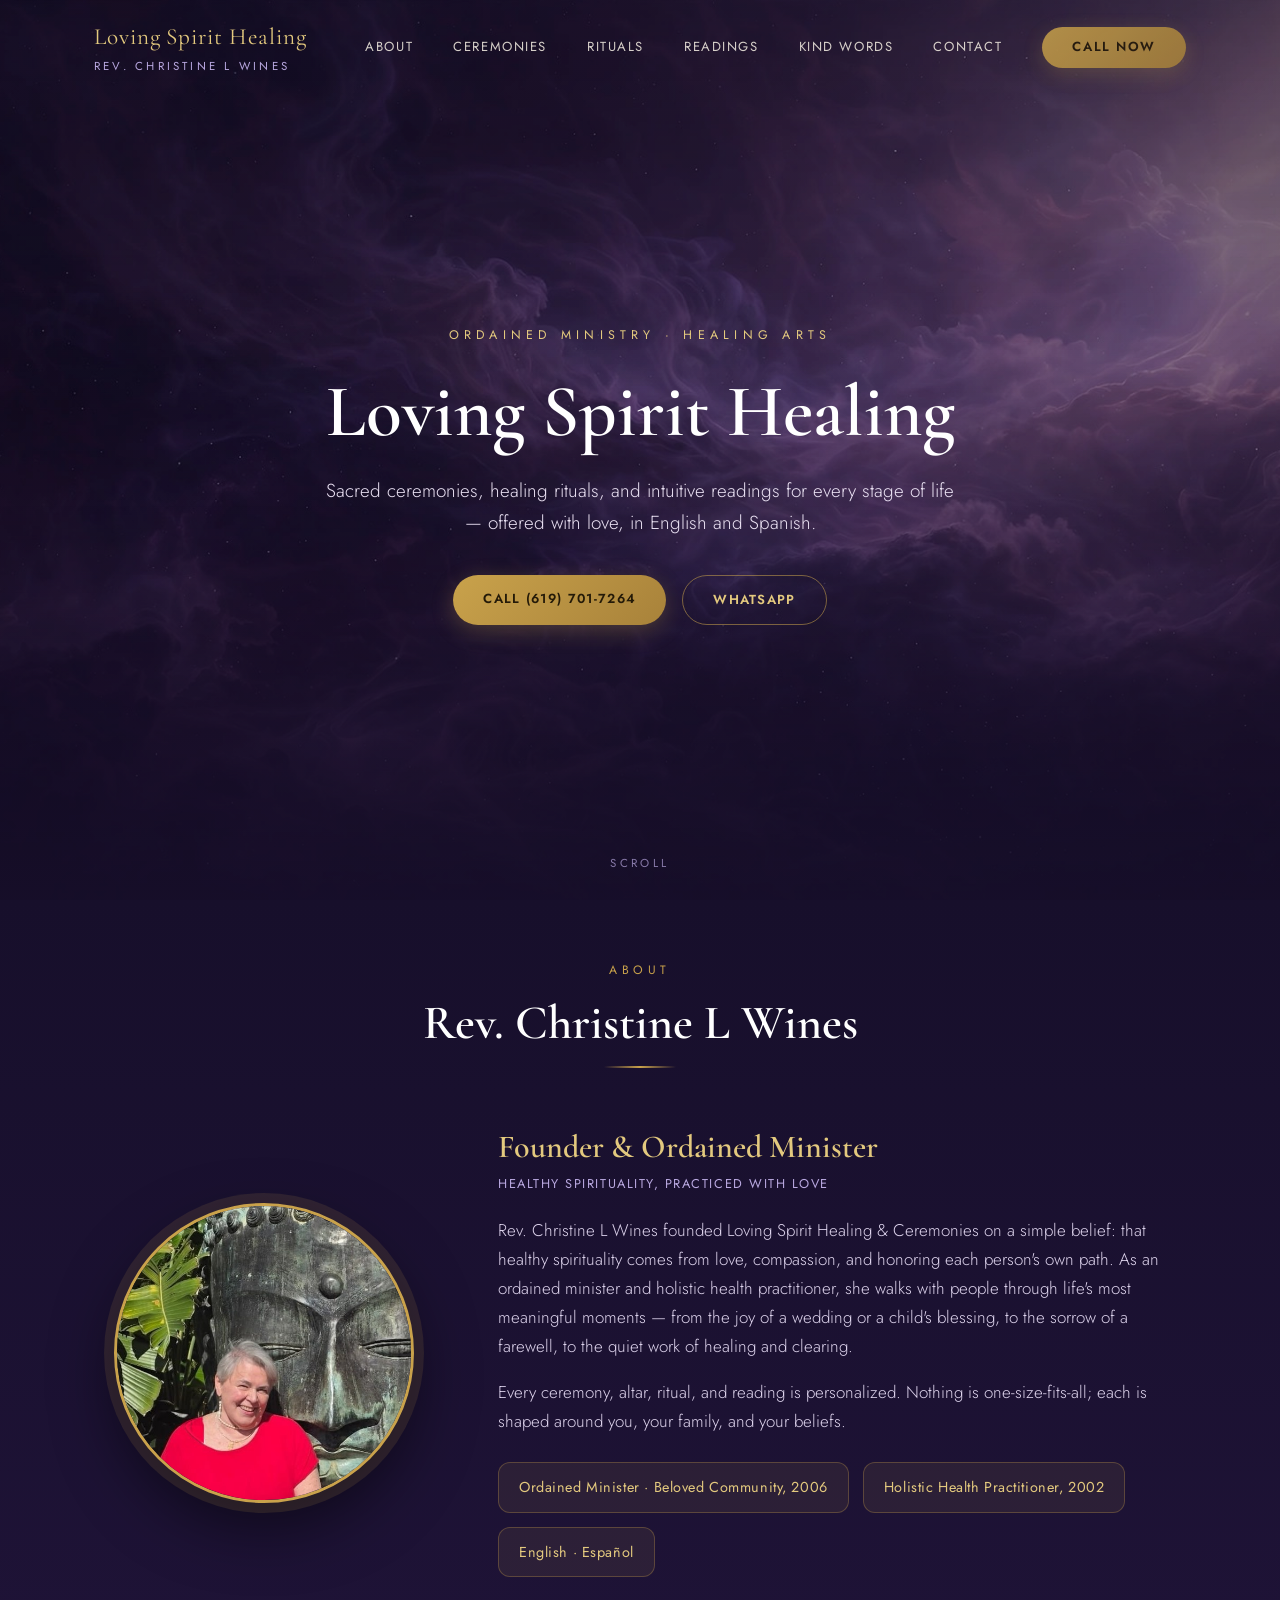
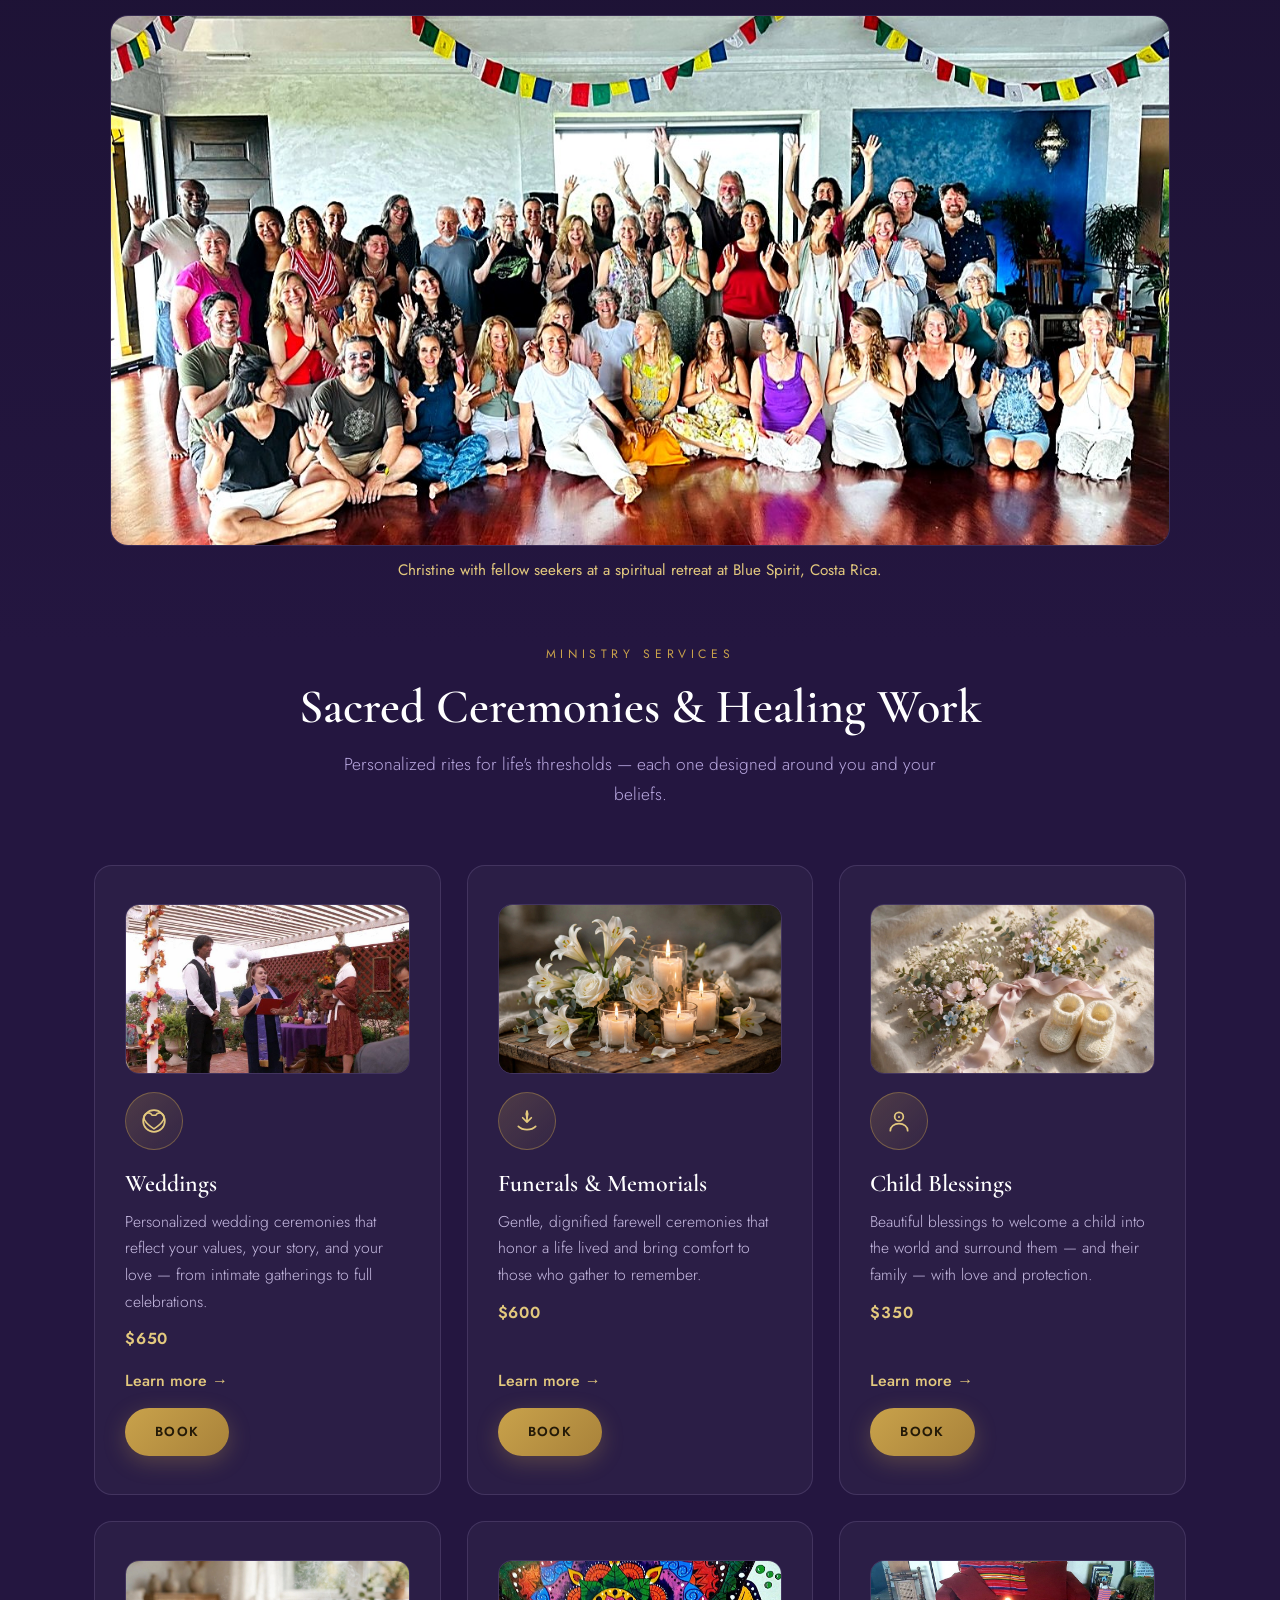
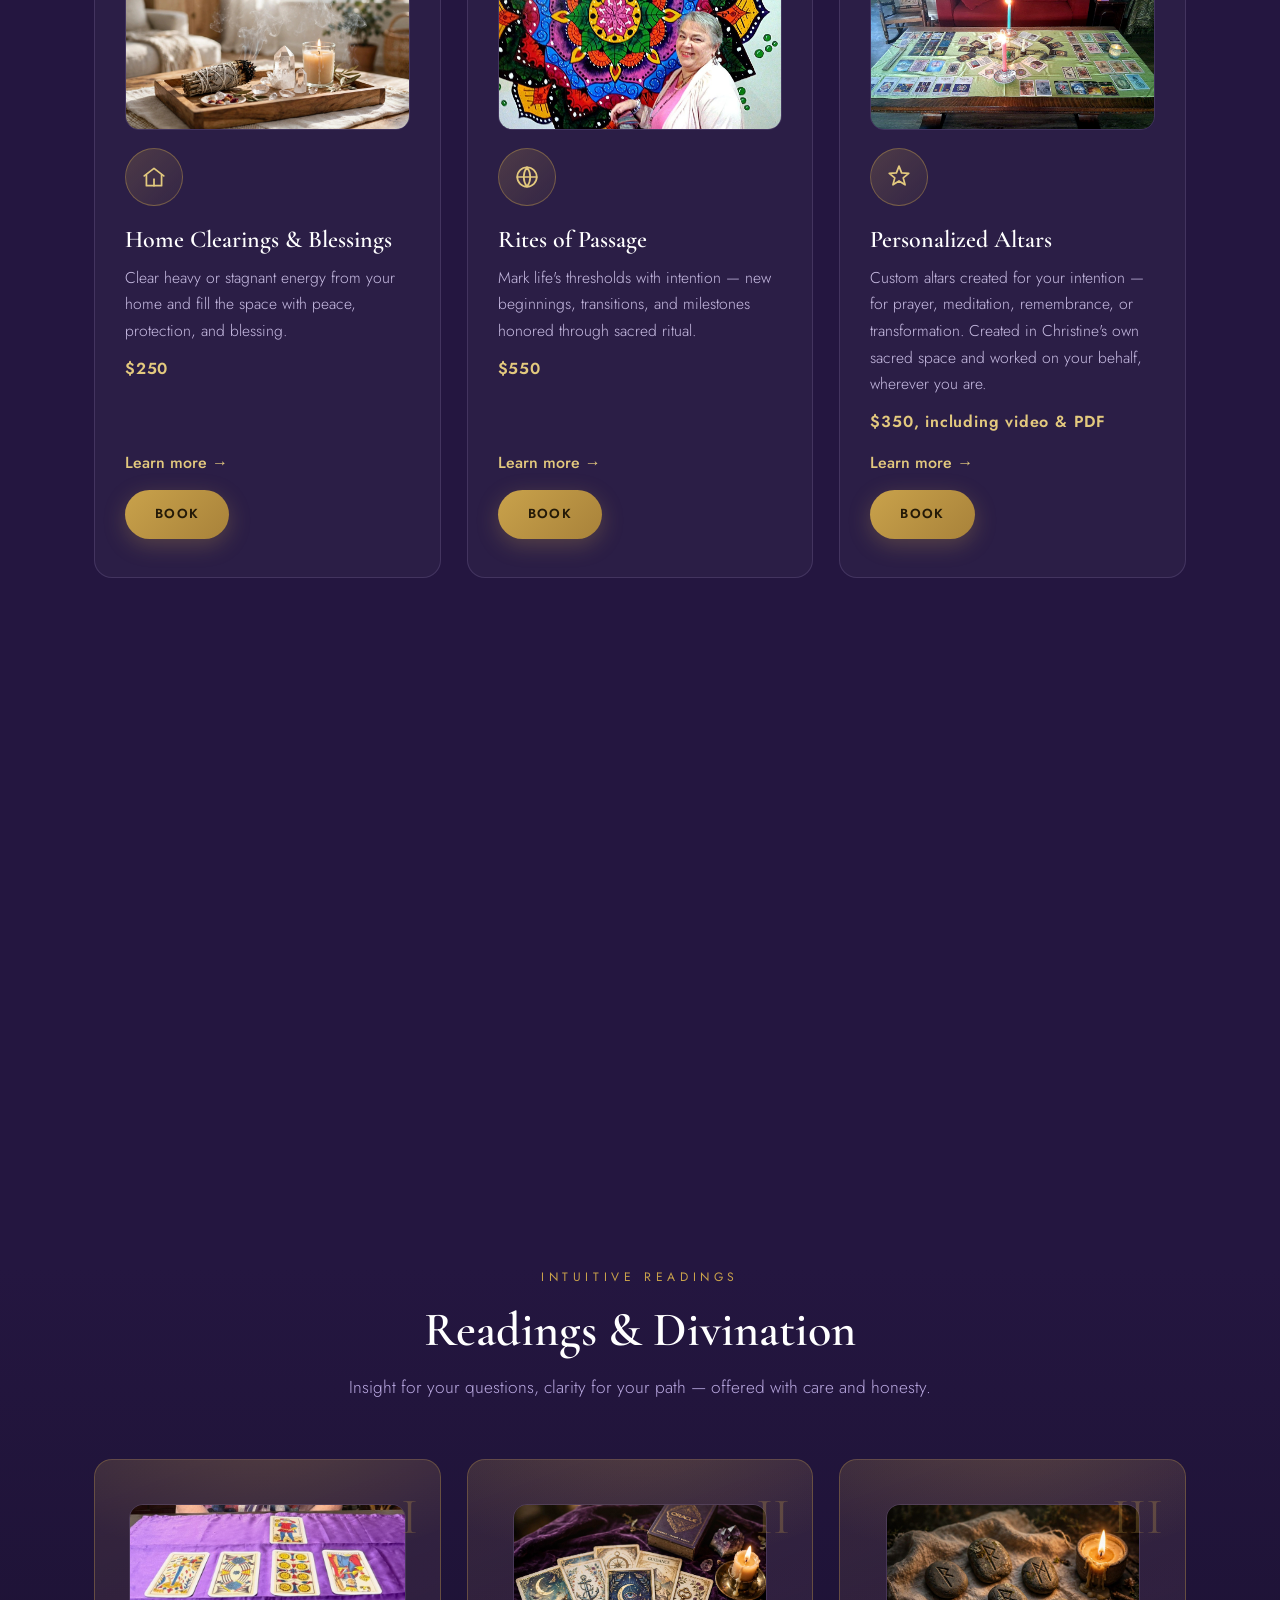
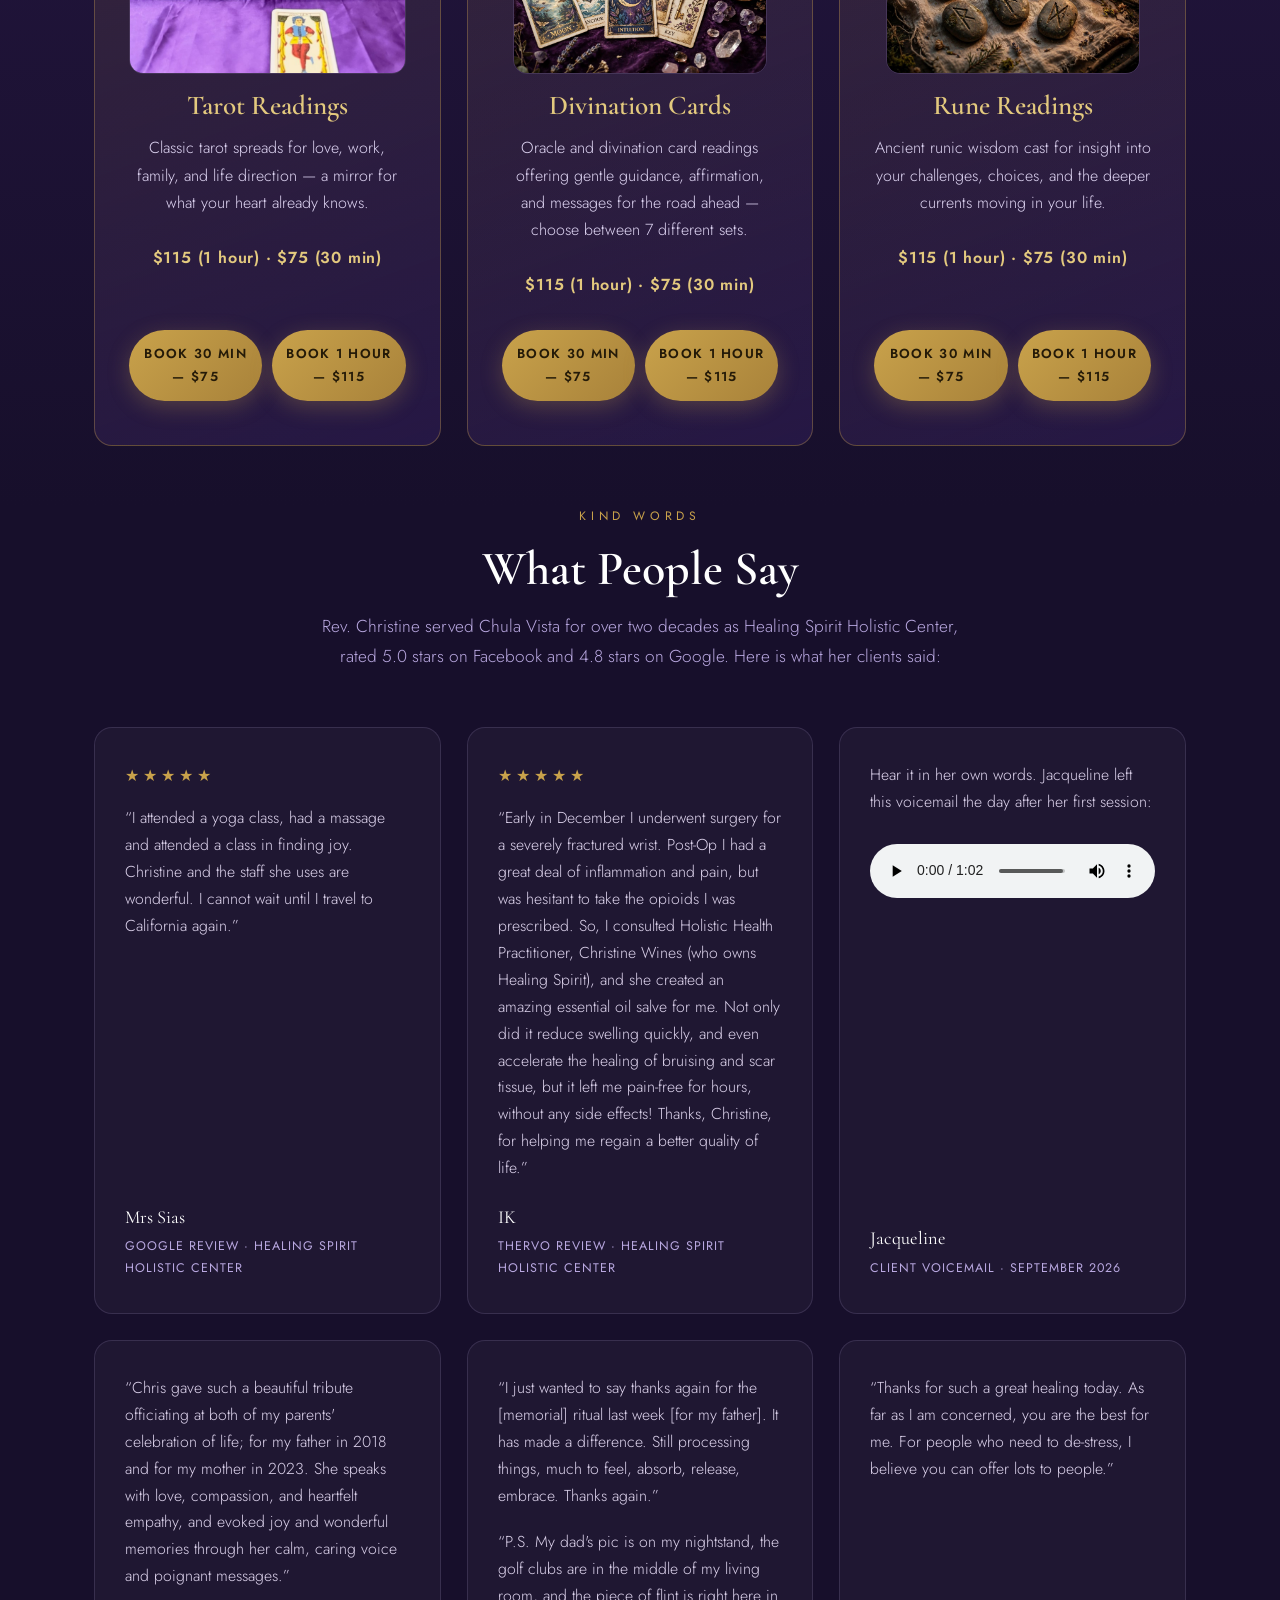
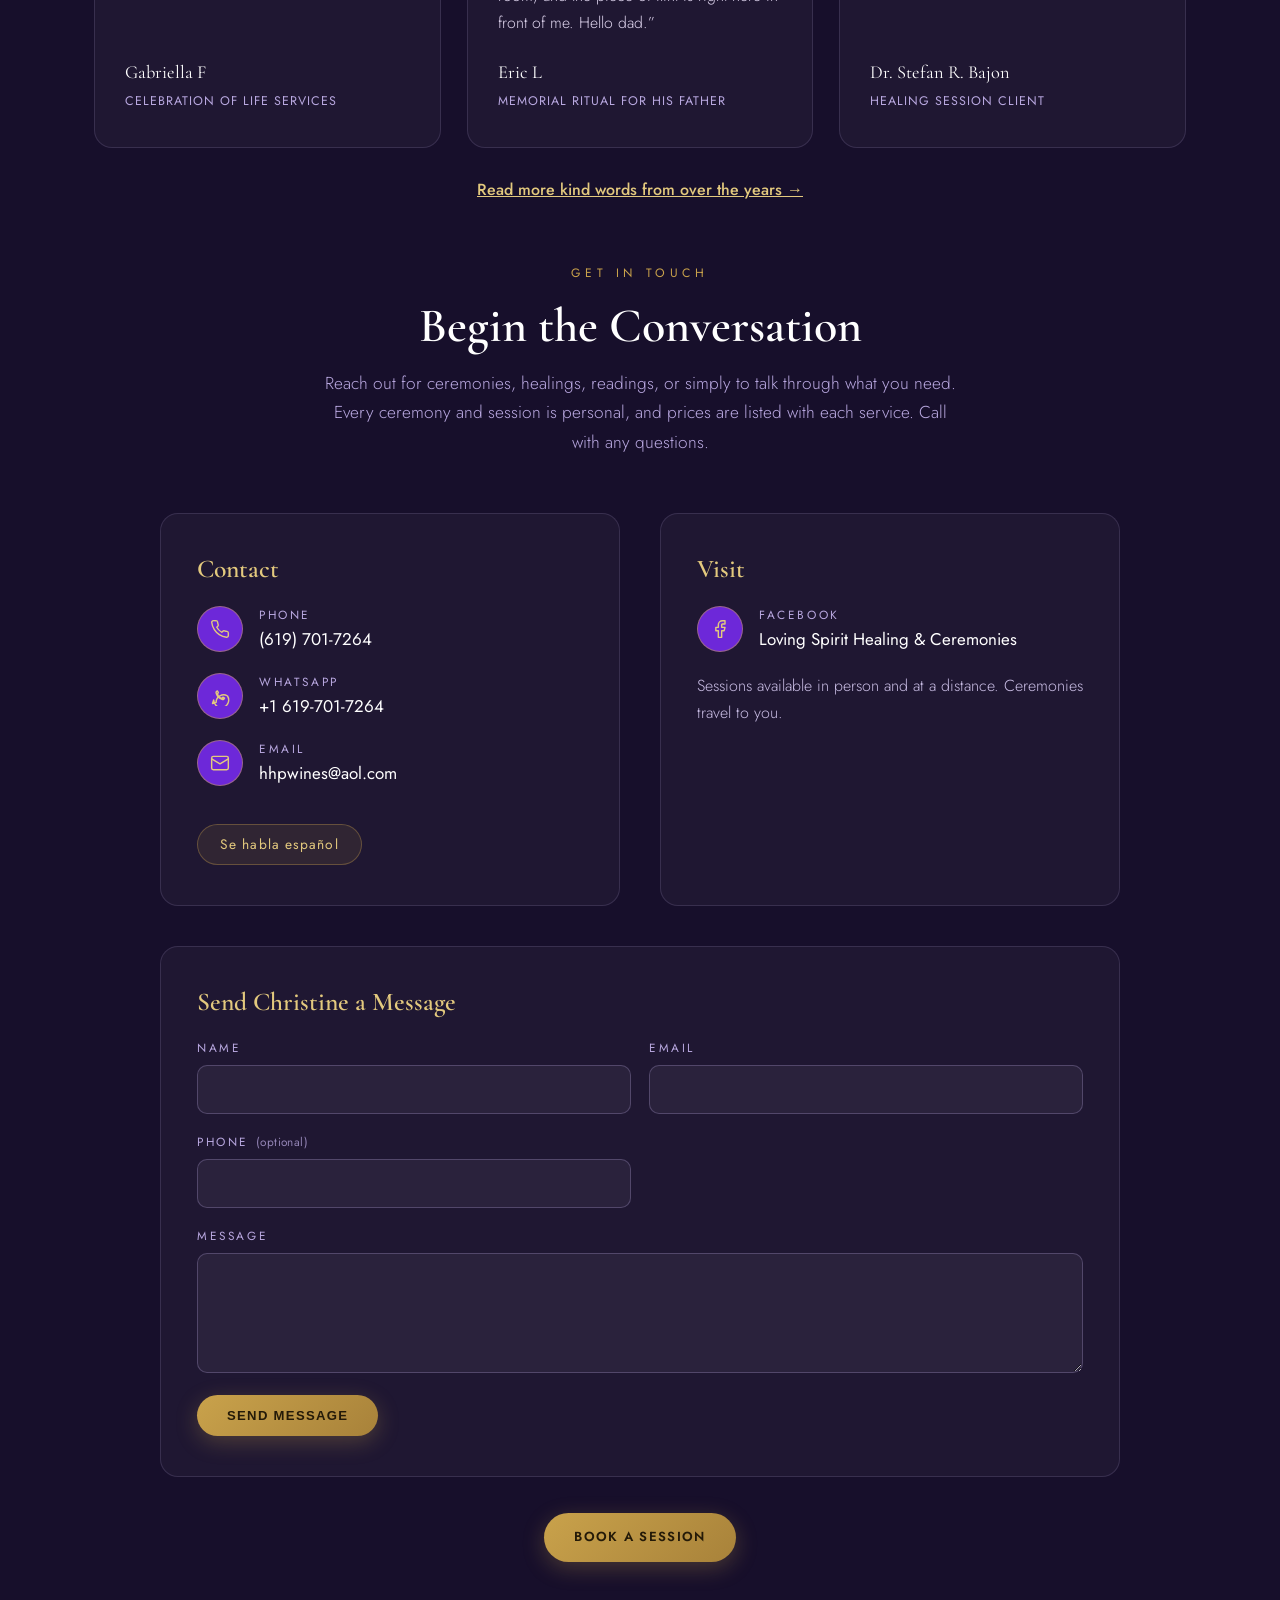
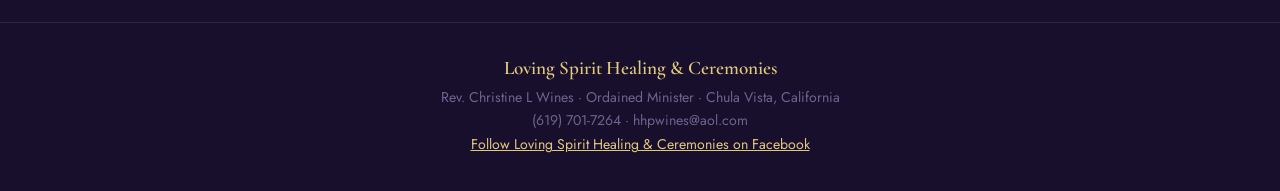
<file: index.html>
<!DOCTYPE html>
<html lang="en">
<head>
<meta charset="UTF-8">
<meta name="viewport" content="width=device-width, initial-scale=1.0">
<title>Wedding Officiant, Reiki &amp; Readings in Chula Vista, CA | Loving Spirit Healing &amp; Ceremonies</title>
<meta name="description" content="Rev. Christine L Wines offers personalized weddings, funerals, child blessings, home clearings, Reiki, healing rituals and tarot readings in Chula Vista and San Diego. Se habla español.">
<link rel="canonical" href="https://lovingspirithealing.com/">
<meta property="og:type" content="website">
<meta property="og:site_name" content="Loving Spirit Healing &amp; Ceremonies">
<meta property="og:title" content="Wedding Officiant, Reiki &amp; Readings in Chula Vista, CA | Loving Spirit Healing &amp; Ceremonies">
<meta property="og:description" content="Rev. Christine L Wines offers personalized weddings, funerals, child blessings, home clearings, Reiki, healing rituals and tarot readings in Chula Vista and San Diego. Se habla español.">
<meta property="og:url" content="https://lovingspirithealing.com/">
<meta property="og:image" content="https://lovingspirithealing.com/photos/christine-buddha.jpg">
<script type="application/ld+json">
{
  "@context": "https://schema.org",
  "@type": "ProfessionalService",
  "@id": "https://lovingspirithealing.com/#business",
  "name": "Loving Spirit Healing & Ceremonies",
  "url": "https://lovingspirithealing.com/",
  "description": "Personalized weddings, funerals and celebrations of life, child blessings, home clearings, healing rituals, Reiki, guided meditations, spiritual guidance and readings by Rev. Christine L Wines in Chula Vista and the greater San Diego area, in English and Spanish.",
  "telephone": "+1-619-701-7264",
  "image": "https://lovingspirithealing.com/photos/christine-buddha.jpg",
  "founder": {
    "@type": "Person",
    "name": "Rev. Christine L Wines",
    "jobTitle": "Ordained Minister and Holistic Health Practitioner"
  },
  "address": {
    "@type": "PostalAddress",
    "addressLocality": "Chula Vista",
    "addressRegion": "CA",
    "addressCountry": "US"
  },
  "areaServed": [
    { "@type": "City", "name": "Chula Vista" },
    { "@type": "AdministrativeArea", "name": "San Diego County" },
    {
      "@type": "GeoCircle",
      "geoMidpoint": { "@type": "GeoCoordinates", "latitude": 32.6401, "longitude": -117.0842 },
      "geoRadius": 80467
    }
  ],
  "inLanguage": ["en", "es"],
  "hasOfferCatalog": {
    "@type": "OfferCatalog",
    "name": "Ceremonies, Healing Rituals and Readings",
    "itemListElement": [
      { "@type": "Offer", "itemOffered": { "@type": "Service", "name": "Wedding Ceremonies" } },
      { "@type": "Offer", "itemOffered": { "@type": "Service", "name": "Funerals and Celebrations of Life" } },
      { "@type": "Offer", "itemOffered": { "@type": "Service", "name": "Rites of Passage" } },
      { "@type": "Offer", "itemOffered": { "@type": "Service", "name": "Child Blessings" } },
      { "@type": "Offer", "itemOffered": { "@type": "Service", "name": "Home Clearings and Blessings" } },
      { "@type": "Offer", "itemOffered": { "@type": "Service", "name": "Personalized Altars" } },
      { "@type": "Offer", "itemOffered": { "@type": "Service", "name": "Healing Rituals" } },
      { "@type": "Offer", "itemOffered": { "@type": "Service", "name": "Reiki Energy Healing" } },
      { "@type": "Offer", "itemOffered": { "@type": "Service", "name": "Guided Meditations" } },
      { "@type": "Offer", "itemOffered": { "@type": "Service", "name": "Spiritual Guidance" } },
      { "@type": "Offer", "itemOffered": { "@type": "Service", "name": "Tarot and Divination Readings" } }
    ]
  }
}
</script>
<link rel="preconnect" href="https://fonts.googleapis.com">
<link rel="preconnect" href="https://fonts.gstatic.com" crossorigin>
<link href="https://fonts.googleapis.com/css2?family=Cormorant+Garamond:ital,wght@0,400;0,500;0,600;0,700;1,400;1,500&family=Jost:wght@300;400;500;600&display=swap" rel="stylesheet">
<link rel="stylesheet" href="styles-2043.css">
</head>
<body>

<nav id="nav">
  <div class="wrap nav-inner">
    <a class="brand" href="#top">Loving Spirit Healing<small>Rev. Christine L Wines</small></a>
    <div class="nav-links" onclick="document.getElementById('nav').classList.remove('open')">
      <a href="index.html#about">About</a>
      <a href="ceremonies.html">Ceremonies</a>
      <a href="rituals.html">Rituals</a>
      <a href="index.html#readings">Readings</a>
      <a href="testimonials.html">Kind Words</a>
      <a href="index.html#contact">Contact</a>
      <a class="btn" href="tel:+16197017264">Call Now</a>
    </div>
    <button class="burger" onclick="document.getElementById('nav').classList.toggle('open')"  aria-label="Menu">☰</button>
  </div>
</nav>

<header class="hero" id="top">
  <div class="hero-bg"></div><div class="hero-veil"></div>
  <div class="wrap hero-inner">
    <div class="hero-eyebrow">Ordained Ministry · Healing Arts</div>
    <h1>Loving Spirit Healing</h1>
    <p class="lead">Sacred ceremonies, healing rituals, and intuitive readings for every stage of life — offered with love, in English and Spanish.</p>
    <div class="hero-cta">
      <a class="btn" href="tel:+16197017264">Call (619) 701-7264</a>
      <a class="btn ghost" href="https://wa.me/16197017264?text=Hi%20Christine%2C%20I%20have%20a%20question%20about%20your%20services." target="_blank" rel="noopener">WhatsApp</a>
    </div>
  </div>
  <div class="scroll-hint">Scroll</div>
</header>

<section class="about" id="about">
  <div class="wrap">
    <div class="kicker">About</div>
    <h2 class="sec-title">Rev. Christine L Wines</h2>
    <div class="divider"></div>
    <div class="about-grid">
      <div class="reveal"><img class="portrait" src="photos/christine-buddha.jpg" alt="Rev. Christine L Wines, founder of Loving Spirit Healing &amp; Ceremonies"></div>
      <div class="reveal">
        <h3>Founder &amp; Ordained Minister</h3>
        <div class="creed">Healthy spirituality, practiced with love</div>
        <p>Rev. Christine L Wines founded Loving Spirit Healing &amp; Ceremonies on a simple belief: that healthy spirituality comes from love, compassion, and honoring each person's own path. As an ordained minister and holistic health practitioner, she walks with people through life's most meaningful moments — from the joy of a wedding or a child's blessing, to the sorrow of a farewell, to the quiet work of healing and clearing.</p>
        <p>Every ceremony, altar, ritual, and reading is personalized. Nothing is one-size-fits-all; each is shaped around you, your family, and your beliefs.</p>
        <div class="cred-list">
          <span class="cred">Ordained Minister · Beloved Community, 2006</span>
          <span class="cred">Holistic Health Practitioner, 2002</span>
          <span class="cred">English · Español</span>
        </div>
      </div>
    </div>
    <figure class="reveal" style="max-width:1060px;margin:38px auto 0">
      <img src="photos/retreat-group-costa-rica.jpg" alt="A large group of retreat participants posing together indoors at Blue Spirit, Costa Rica" style="width:100%;height:auto;display:block;border-radius:18px;border:1px solid rgba(185,168,224,.16)" loading="lazy">
      <figcaption style="text-align:center;margin-top:12px;color:var(--gold-soft);font-size:.95rem">Christine with fellow seekers at a spiritual retreat at Blue Spirit, Costa Rica.</figcaption>
    </figure>
  </div>
</section>

<section class="services" id="services">
  <div class="wrap">
    <div class="kicker">Ministry Services</div>
    <h2 class="sec-title">Sacred Ceremonies &amp; Healing Work</h2>
    <p class="sec-sub">Personalized rites for life's thresholds — each one designed around you and your beliefs.</p>
    <div class="cards">
      <div class="card reveal">
        <div class="card-photo"><img src="photos/wedding-fb-1.jpg" alt="An outdoor wedding ceremony with a pergola and fall garlands"></div>
        <div class="icon"><svg viewBox="0 0 24 24"><path d="M12 21s-7-4.5-9.5-9C.9 8.9 2.4 5.5 5.7 5c1.9-.3 3.7.7 4.6 2.3h3.4c.9-1.6 2.7-2.6 4.6-2.3 3.3.5 4.8 3.9 3.2 7-2.5 4.5-9.5 9-9.5 9z" transform="scale(.92) translate(1,0)"/><circle cx="12" cy="12" r="10"/></svg></div>
        <h3>Weddings</h3><p>Personalized wedding ceremonies that reflect your values, your story, and your love — from intimate gatherings to full celebrations.</p><p class="price">$650</p><a class="more" href="ceremonies.html">Learn more &rarr;</a>
        <a class="btn book-btn" href="https://cal.com/hhpwines/weddings" target="_blank" rel="noopener">Book</a>
      </div>
      <div class="card reveal">
        <div class="card-photo"><img src="photos/card-funerals.jpg" alt="White lilies, roses and candles in a memorial arrangement"></div>
        <div class="icon"><svg viewBox="0 0 24 24"><path d="M12 3v10m0 0l-4-4m4 4l4-4"/><path d="M4 17c2 2 4 3 8 3s6-1 8-3"/><path d="M12 3c-1 2-1 4 0 6 1-2 1-4 0-6z"/></svg></div>
        <h3>Funerals &amp; Memorials</h3><p>Gentle, dignified farewell ceremonies that honor a life lived and bring comfort to those who gather to remember.</p><p class="price">$600</p><a class="more" href="ceremonies.html">Learn more &rarr;</a>
        <a class="btn book-btn" href="https://cal.com/hhpwines/funerals-memorials" target="_blank" rel="noopener">Book</a>
      </div>
      <div class="card reveal">
        <div class="card-photo"><img src="photos/card-child-blessings.jpg" alt="Pastel flowers, a silk ribbon and knitted baby booties"></div>
        <div class="icon"><svg viewBox="0 0 24 24"><circle cx="12" cy="8" r="4"/><path d="M4 21c0-4 3.5-6.5 8-6.5s8 2.5 8 6.5"/><path d="M12 8v.5"/></svg></div>
        <h3>Child Blessings</h3><p>Beautiful blessings to welcome a child into the world and surround them — and their family — with love and protection.</p><p class="price">$350</p><a class="more" href="ceremonies.html">Learn more &rarr;</a>
        <a class="btn book-btn" href="https://cal.com/hhpwines/child-blessings" target="_blank" rel="noopener">Book</a>
      </div>
      <div class="card reveal">
        <div class="card-photo"><img src="photos/card-home-clearing.jpg" alt="A sage bundle, quartz crystals and a candle on a wooden tray"></div>
        <div class="icon"><svg viewBox="0 0 24 24"><path d="M3 11l9-7 9 7"/><path d="M5 10v10h14V10"/><path d="M12 20v-6"/></svg></div>
        <h3>Home Clearings &amp; Blessings</h3><p>Clear heavy or stagnant energy from your home and fill the space with peace, protection, and blessing.</p><p class="price">$250</p><a class="more" href="ceremonies.html">Learn more &rarr;</a>
        <a class="btn book-btn" href="https://cal.com/hhpwines/home-clearings-blessings" target="_blank" rel="noopener">Book</a>
      </div>
      <div class="card reveal">
        <div class="card-photo"><img src="photos/christine-mandala.jpg" alt="Christine smiling beside a large painted mandala" style="object-position:center 45%"></div>
        <div class="icon"><svg viewBox="0 0 24 24"><circle cx="12" cy="12" r="9"/><path d="M12 3a15 15 0 010 18M12 3a15 15 0 000 18M3 12h18"/></svg></div>
        <h3>Rites of Passage</h3><p>Mark life's thresholds with intention — new beginnings, transitions, and milestones honored through sacred ritual.</p><p class="price">$550</p><a class="more" href="ceremonies.html">Learn more &rarr;</a>
        <a class="btn book-btn" href="https://cal.com/hhpwines/rites-of-passage" target="_blank" rel="noopener">Book</a>
      </div>
      <div class="card reveal">
        <div class="card-photo"><img src="photos/altar-real-front.jpg" alt="One of Christine's personalized altars, with candles, statues and cards laid out on a green cloth"></div>
        <div class="icon"><svg viewBox="0 0 24 24"><path d="M12 2l2.4 6.2 6.6.4-5.1 4.2 1.7 6.4L12 15.6 6.4 19.2l1.7-6.4-5.1-4.2 6.6-.4z"/></svg></div>
        <h3>Personalized Altars</h3><p>Custom altars created for your intention — for prayer, meditation, remembrance, or transformation. Created in Christine's own sacred space and worked on your behalf, wherever you are.</p><p class="price">$350, including video &amp; PDF</p><a class="more" href="rituals.html">Learn more &rarr;</a>
        <a class="btn book-btn" href="https://cal.com/hhpwines/personalized-altars" target="_blank" rel="noopener">Book</a>
      </div>
      <div class="card reveal">
        <div class="card-photo"><img src="photos/healing-ritual-tray.jpg" alt="A healing ritual arrangement by Christine, with a lit candle, offerings and sacred objects on a woven tray"></div>
        <div class="icon"><svg viewBox="0 0 24 24"><path d="M12 22c5-2 8-6 8-11V5l-8-3-8 3v6c0 5 3 9 8 11z"/><path d="M12 8v4m0 3v.5"/></svg></div>
        <h3>Healing Rituals</h3><p>Restorative rituals for body, mind, and spirit — drawing on decades of holistic healing practice to support your wellbeing.</p><p class="price">$150/hour</p><a class="more" href="rituals.html">Learn more &rarr;</a>
        <a class="btn book-btn" href="https://cal.com/hhpwines/healing-sessions" target="_blank" rel="noopener">Book</a>
      </div>
      <div class="card reveal">
        <div class="card-photo"><img src="photos/card-reiki.jpg" alt="Healing crystals and candles on a purple cloth"></div>
        <div class="icon"><svg viewBox="0 0 24 24"><path d="M12 3c2 3 2 5 0 7-2-2-2-4 0-7z"/><path d="M12 10c3 4 3 8 0 11-3-3-3-7 0-11z"/><path d="M5 6c1.5 2 1.5 3.5 0 5M19 6c-1.5 2-1.5 3.5 0 5"/></svg></div>
        <h3>Reiki Energy Healing</h3><p>Gentle hands-on and distance Reiki to balance your energy, ease stress, and support the body's natural healing.</p><p class="price">$150/hour</p><a class="more" href="rituals.html">Learn more &rarr;</a>
        <a class="btn book-btn" href="https://cal.com/hhpwines/reiki" target="_blank" rel="noopener">Book</a>
      </div>
      <div class="card reveal">
        <div class="card-photo"><img src="photos/card-guidance.jpg" alt="A journal, candle and tea beside a window at golden hour"></div>
        <div class="icon"><svg viewBox="0 0 24 24"><rect x="4" y="3" width="16" height="18" rx="2"/><path d="M8 7h8M8 11h8M8 15h5"/></svg></div>
        <h3>Spiritual Guidance</h3><p>One-on-one spiritual counsel for times of question, grief, or change — a listening heart and grounded wisdom.</p><p class="price">$150/hour</p><a class="more" href="rituals.html">Learn more &rarr;</a>
        <a class="btn book-btn" href="https://cal.com/hhpwines/spiritual-guidance" target="_blank" rel="noopener">Book</a>
      </div>
    </div>
  </div>
</section>

<section class="readings" id="readings">
  <div class="wrap">
    <div class="kicker">Intuitive Readings</div>
    <h2 class="sec-title">Readings &amp; Divination</h2>
    <p class="sec-sub">Insight for your questions, clarity for your path — offered with care and honesty.</p>
    <div class="reading-grid">
      <div class="reading reveal"><span class="num">I</span><div class="card-photo" style="border-radius:12px;margin-bottom:16px"><img src="photos/tarot-spread-banner.jpg" alt="Christine's tarot spread laid out on a purple cloth"></div><h3>Tarot Readings</h3><p>Classic tarot spreads for love, work, family, and life direction — a mirror for what your heart already knows.</p><p class="price">$115 (1 hour) &middot; $75 (30 min)</p><div style="display:flex;gap:10px;flex-wrap:wrap;margin-top:auto;padding-top:14px;width:100%"><a class="btn book-btn" style="flex:1 1 130px;text-align:center;margin-top:0;padding:13px 10px" href="https://cal.com/hhpwines/tarot-readings-30-minutes" target="_blank" rel="noopener">Book 30 min — $75</a><a class="btn book-btn" style="flex:1 1 130px;text-align:center;margin-top:0;padding:13px 10px" href="https://cal.com/hhpwines/tarot-readings" target="_blank" rel="noopener">Book 1 hour — $115</a></div></div>
      <div class="reading reveal"><span class="num">II</span><div class="card-photo" style="border-radius:12px;margin-bottom:16px"><img src="photos/card-oracle.jpg" alt="Oracle cards, crystals and a candle on purple velvet"></div><h3>Divination Cards</h3><p>Oracle and divination card readings offering gentle guidance, affirmation, and messages for the road ahead — choose between 7 different sets.</p><p class="price">$115 (1 hour) &middot; $75 (30 min)</p><div style="display:flex;gap:10px;flex-wrap:wrap;margin-top:auto;padding-top:14px;width:100%"><a class="btn book-btn" style="flex:1 1 130px;text-align:center;margin-top:0;padding:13px 10px" href="https://cal.com/hhpwines/divination-readings-30-minutes" target="_blank" rel="noopener">Book 30 min — $75</a><a class="btn book-btn" style="flex:1 1 130px;text-align:center;margin-top:0;padding:13px 10px" href="https://cal.com/hhpwines/divination-readings-1-hour" target="_blank" rel="noopener">Book 1 hour — $115</a></div></div>
      <div class="reading reveal"><span class="num">III</span><div class="card-photo" style="border-radius:12px;margin-bottom:16px"><img src="photos/card-runes.jpg" alt="Carved rune stones on linen beside a candle"></div><h3>Rune Readings</h3><p>Ancient runic wisdom cast for insight into your challenges, choices, and the deeper currents moving in your life.</p><p class="price">$115 (1 hour) &middot; $75 (30 min)</p><div style="display:flex;gap:10px;flex-wrap:wrap;margin-top:auto;padding-top:14px;width:100%"><a class="btn book-btn" style="flex:1 1 130px;text-align:center;margin-top:0;padding:13px 10px" href="https://cal.com/hhpwines/rune-readings-30-minutes" target="_blank" rel="noopener">Book 30 min — $75</a><a class="btn book-btn" style="flex:1 1 130px;text-align:center;margin-top:0;padding:13px 10px" href="https://cal.com/hhpwines/rune-readings-1-hour" target="_blank" rel="noopener">Book 1 hour — $115</a></div></div>
    </div>
  </div>
</section>

<section class="reviews" id="reviews">
  <div class="wrap">
    <div class="kicker">Kind Words</div>
    <h2 class="sec-title">What People Say</h2>
    <p class="sec-sub">Rev. Christine served Chula Vista for over two decades as Healing Spirit Holistic Center, rated 5.0 stars on Facebook and 4.8 stars on Google. Here is what her clients said:</p>
    <div class="review-grid">
      <div class="review reveal">
        <div class="stars">&#9733;&#9733;&#9733;&#9733;&#9733;</div>
        <p>&ldquo;I attended a yoga class, had a massage and attended a class in finding joy. Christine and the staff she uses are wonderful. I cannot wait until I travel to California again.&rdquo;</p>
        <div class="who">Mrs Sias<span>Google review &middot; Healing Spirit Holistic Center</span></div>
      </div>
      <div class="review reveal">
        <div class="stars">&#9733;&#9733;&#9733;&#9733;&#9733;</div>
        <p>&ldquo;Early in December I underwent surgery for a severely fractured wrist. Post-Op I had a great deal of inflammation and pain, but was hesitant to take the opioids I was prescribed. So, I consulted Holistic Health Practitioner, Christine Wines (who owns Healing Spirit), and she created an amazing essential oil salve for me. Not only did it reduce swelling quickly, and even accelerate the healing of bruising and scar tissue, but it left me pain-free for hours, without any side effects! Thanks, Christine, for helping me regain a better quality of life.&rdquo;</p>
        <div class="who">IK<span>Thervo review &middot; Healing Spirit Holistic Center</span></div>
      </div>
      <div class="review reveal">
        <p>Hear it in her own words. Jacqueline left this voicemail the day after her first session:</p>
        <audio controls preload="metadata" src="jacqueline-testimonial.mp3" style="width:100%;margin:8px 0 16px"></audio>
        <div class="who">Jacqueline<span>Client voicemail &middot; September 2026</span></div>
      </div>
      <div class="review reveal">
        <p>&ldquo;Chris gave such a beautiful tribute officiating at both of my parents' celebration of life; for my father in 2018 and for my mother in 2023. She speaks with love, compassion, and heartfelt empathy, and evoked joy and wonderful memories through her calm, caring voice and poignant messages.&rdquo;</p>
        <div class="who">Gabriella F<span>Celebration of life services</span></div>
      </div>
      <div class="review reveal">
        <p>&ldquo;I just wanted to say thanks again for the [memorial] ritual last week [for my father]. It has made a difference. Still processing things, much to feel, absorb, release, embrace. Thanks again.&rdquo;</p>
        <p>&ldquo;P.S. My dad's pic is on my nightstand, the golf clubs are in the middle of my living room, and the piece of flint is right here in front of me. Hello dad.&rdquo;</p>
        <div class="who">Eric L<span>Memorial ritual for his father</span></div>
      </div>
      <div class="review reveal">
        <p>&ldquo;Thanks for such a great healing today. As far as I am concerned, you are the best for me. For people who need to de-stress, I believe you can offer lots to people.&rdquo;</p>
        <div class="who">Dr. Stefan R. Bajon<span>Healing session client</span></div>
      </div>
    </div>
    <p style="text-align:center;margin-top:28px"><a href="testimonials.html" style="color:var(--gold-soft);font-weight:500">Read more kind words from over the years &rarr;</a></p>
  </div>
</section>

<section class="contact" id="contact">
  <div class="wrap">
    <div class="kicker">Get In Touch</div>
    <h2 class="sec-title">Begin the Conversation</h2>
    <p class="sec-sub">Reach out for ceremonies, healings, readings, or simply to talk through what you need. Every ceremony and session is personal, and prices are listed with each service. Call with any questions.</p>
    <div class="contact-grid">
      <div class="contact-card reveal">
        <h3>Contact</h3>
        <a class="c-row" href="tel:+16197017264"><span class="ic"><svg viewBox="0 0 24 24"><path d="M22 16.9v3a2 2 0 01-2.2 2 19.8 19.8 0 01-8.6-3.1 19.5 19.5 0 01-6-6A19.8 19.8 0 012.1 4.2 2 2 0 014.1 2h3a2 2 0 012 1.7c.13.96.36 1.9.7 2.8a2 2 0 01-.45 2.1L8.1 9.9a16 16 0 006 6l1.3-1.3a2 2 0 012.1-.45c.9.34 1.84.57 2.8.7A2 2 0 0122 16.9z"/></svg></span><span class="tx"><small>Phone</small><span>(619) 701-7264</span></span></a>
        <a class="c-row" href="https://wa.me/16197017264?text=Hi%20Christine%2C%20I%20have%20a%20question%20about%20your%20services." target="_blank" rel="noopener"><span class="ic"><svg viewBox="0 0 24 24"><path d="M21 12a9 9 0 11-16.6 4.8L3 21l4.3-1.3A9 9 0 0121 12z"/><path d="M9 9.5c.5 2.5 3 5 5.5 5.5l1-1.5 2 1c-.5 1.5-1.5 2-3 1.5-3-1-6-4-7-7-.5-1.5 0-2.5 1.5-3l1 2z"/></svg></span><span class="tx"><small>WhatsApp</small><span>+1 619-701-7264</span></span></a>
        <a class="c-row" href="mailto:hhpwines@aol.com"><span class="ic"><svg viewBox="0 0 24 24"><rect x="2" y="4" width="20" height="16" rx="2"/><path d="M22 7l-10 6L2 7"/></svg></span><span class="tx"><small>Email</small><span>hhpwines@aol.com</span></span></a>
        <span class="lang">Se habla español</span>
      </div>
      <div class="contact-card reveal">
        <h3>Visit</h3>
        <a class="c-row" href="https://www.facebook.com/profile.php?id=100064346693616" target="_blank" rel="noopener"><span class="ic"><svg viewBox="0 0 24 24"><path d="M18 2h-3a5 5 0 00-5 5v3H7v4h3v8h4v-8h3l1-4h-4V7a1 1 0 011-1h3z"/></svg></span><span class="tx"><small>Facebook</small><span>Loving Spirit Healing &amp; Ceremonies</span></span></a>
        <p class="addr">Sessions available in person and at a distance. Ceremonies travel to you.</p>
      </div>
    </div>
    <div class="contact-card msg-card reveal">
      <h3>Send Christine a Message</h3>
      <form id="msg-form" action="https://formsubmit.co/hhpwines@aol.com" method="POST">
        <input type="hidden" name="_cc" value="hmontessi@gmail.com">
        <input type="hidden" name="_subject" value="Website question — Loving Spirit Healing & Ceremonies">
        <input type="hidden" name="_template" value="table">
        <input type="hidden" name="_captcha" value="false">
        <input type="hidden" name="_next" value="https://lovingspirithealing.com/?sent=1">
        <div class="f-grid">
          <div class="f-field"><label for="mf-name">Name</label><input id="mf-name" name="name" type="text" required autocomplete="name"></div>
          <div class="f-field"><label for="mf-email">Email</label><input id="mf-email" name="email" type="email" required autocomplete="email"></div>
          <div class="f-field"><label for="mf-phone">Phone <span class="opt">(optional)</span></label><input id="mf-phone" name="phone" type="tel" autocomplete="tel"></div>
          <div class="f-field f-full"><label for="mf-message">Message</label><textarea id="mf-message" name="message" required></textarea></div>
        </div>
        <input class="hp" type="text" name="_honey" tabindex="-1" autocomplete="off">
        <button class="btn" type="submit" id="mf-send">Send Message</button>
        <p class="f-note" id="mf-note" hidden></p>
      </form>
    </div>
    <div class="contact-booking"><a class="btn" href="https://cal.com/hhpwines" target="_blank" rel="noopener">Book a Session</a></div>
  </div>
</section>

<footer>
  <div class="wrap">
    <span class="serif">Loving Spirit Healing &amp; Ceremonies</span>
    Rev. Christine L Wines · Ordained Minister · Chula Vista, California<br>
    (619) 701-7264 · hhpwines@aol.com<br>
    <a href="https://www.facebook.com/profile.php?id=100064346693616" target="_blank" rel="noopener" style="color:var(--gold-soft)">Follow Loving Spirit Healing &amp; Ceremonies on Facebook</a>
  </div>
</footer>

<script>
  const nav = document.getElementById('nav');
  addEventListener('scroll', () => nav.classList.toggle('scrolled', scrollY > 40), {passive:true});
  const io = new IntersectionObserver(es => es.forEach(e => e.isIntersecting && e.target.classList.add('in')), {threshold:.12});
  document.querySelectorAll('.reveal').forEach(el => io.observe(el));
  const mf = document.getElementById('msg-form');
  if (new URLSearchParams(location.search).get('sent') === '1') {
    mf.innerHTML = '<p class="f-thanks">Thank you, your message was sent. Christine will get back to you soon.</p>';
    mf.scrollIntoView({block:'center'});
  }
</script>
</body>
</html>
</file>
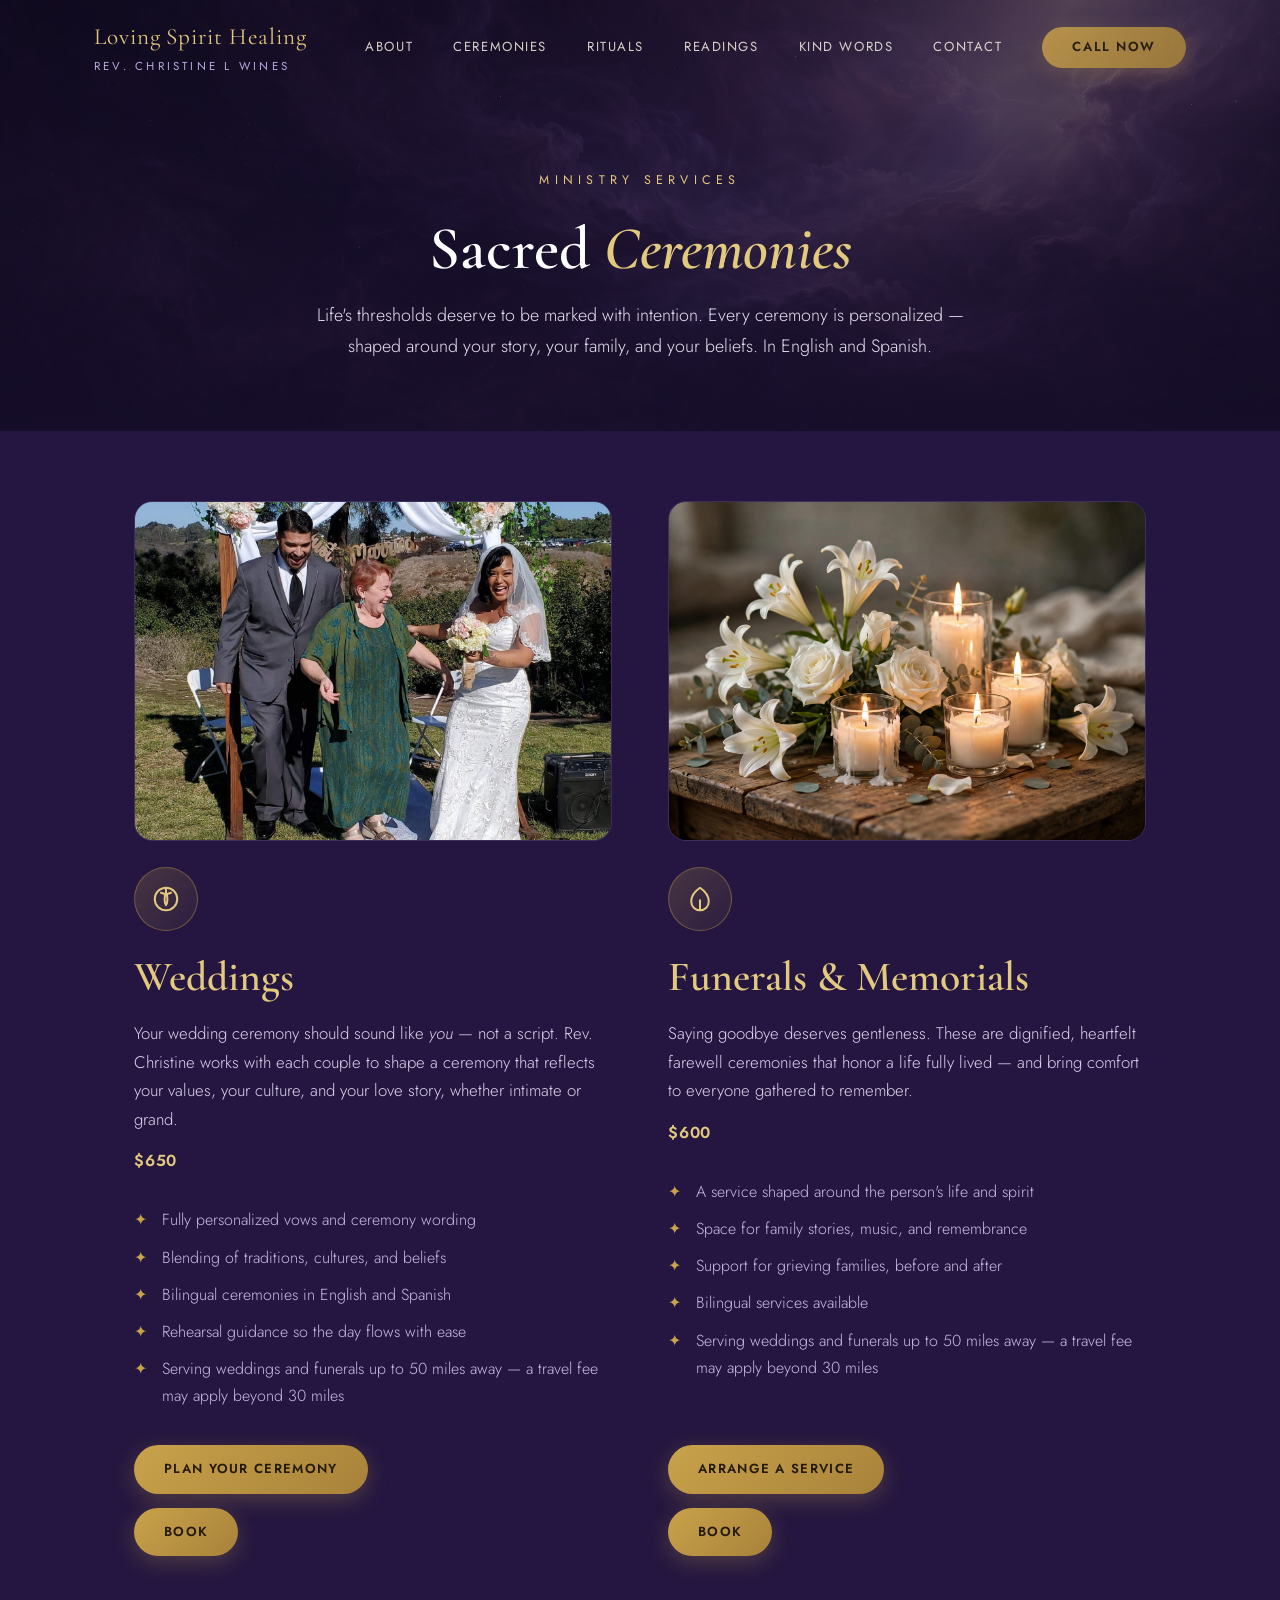
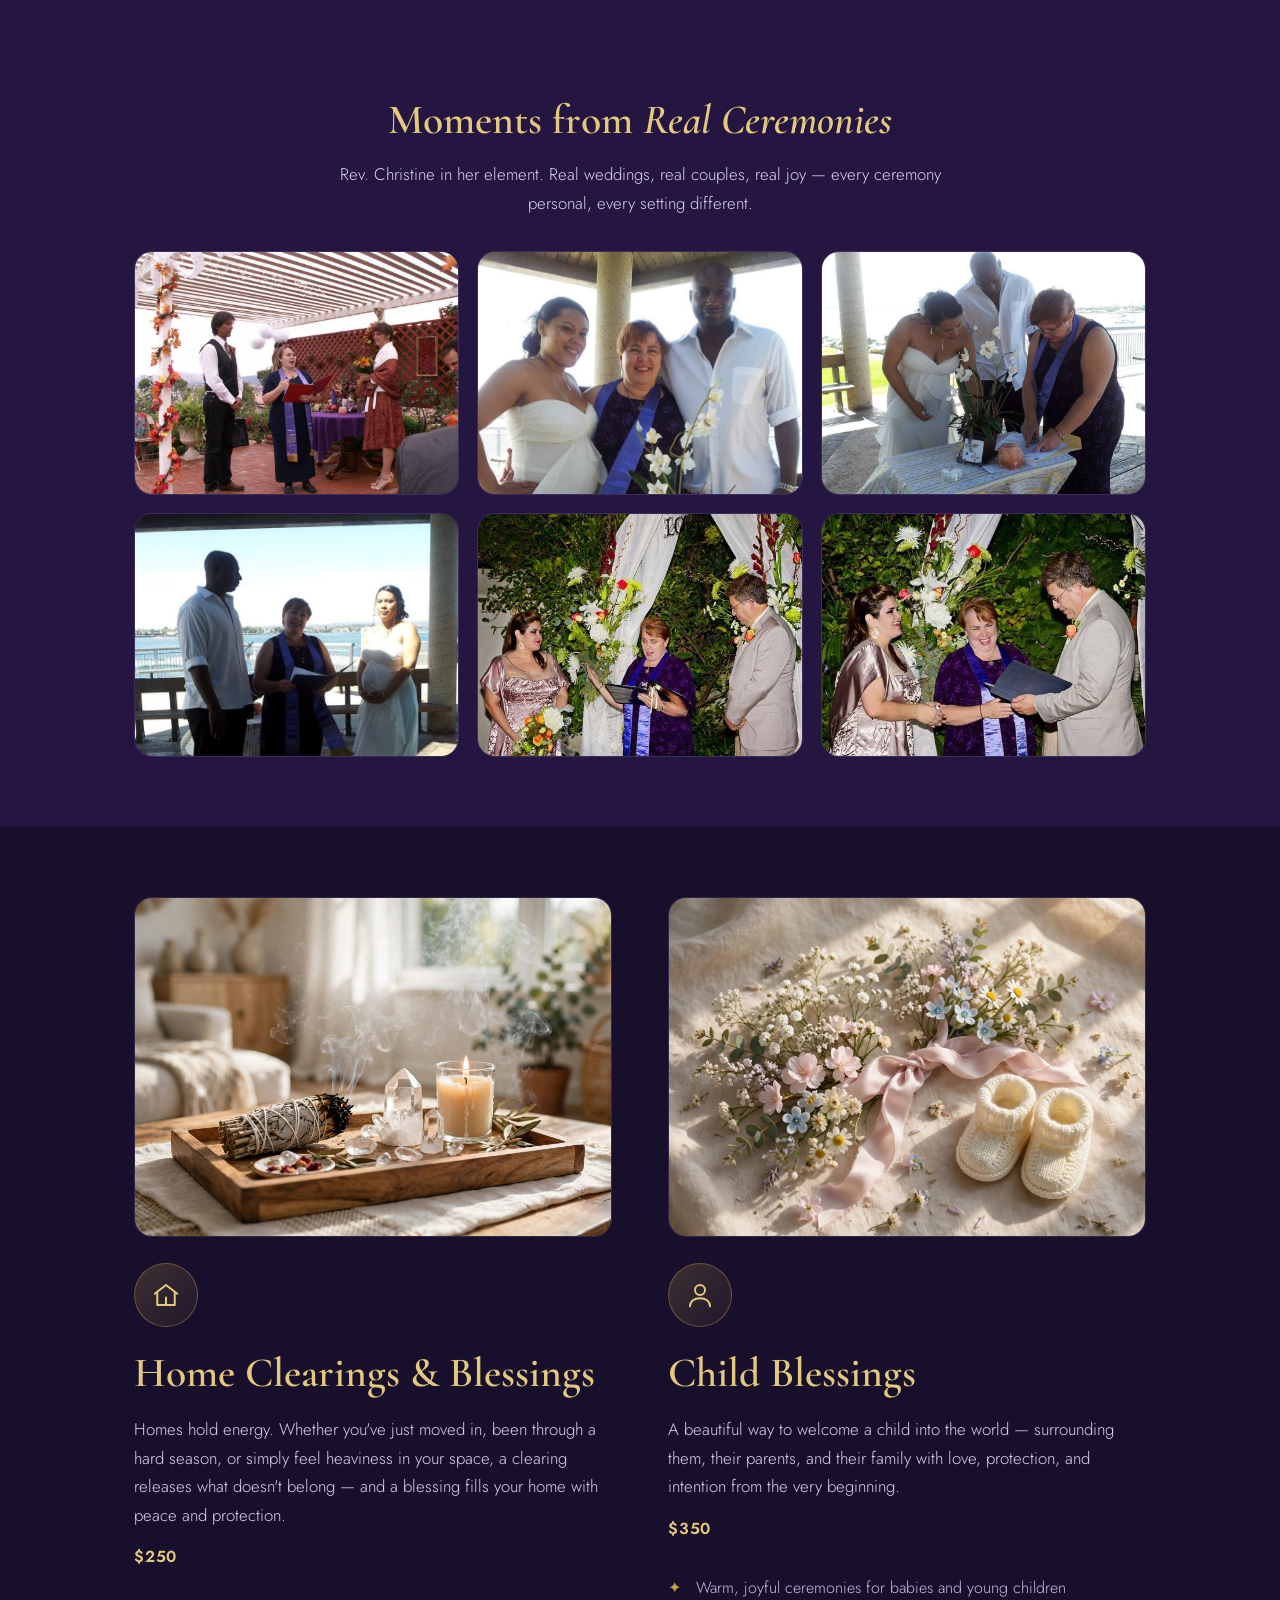
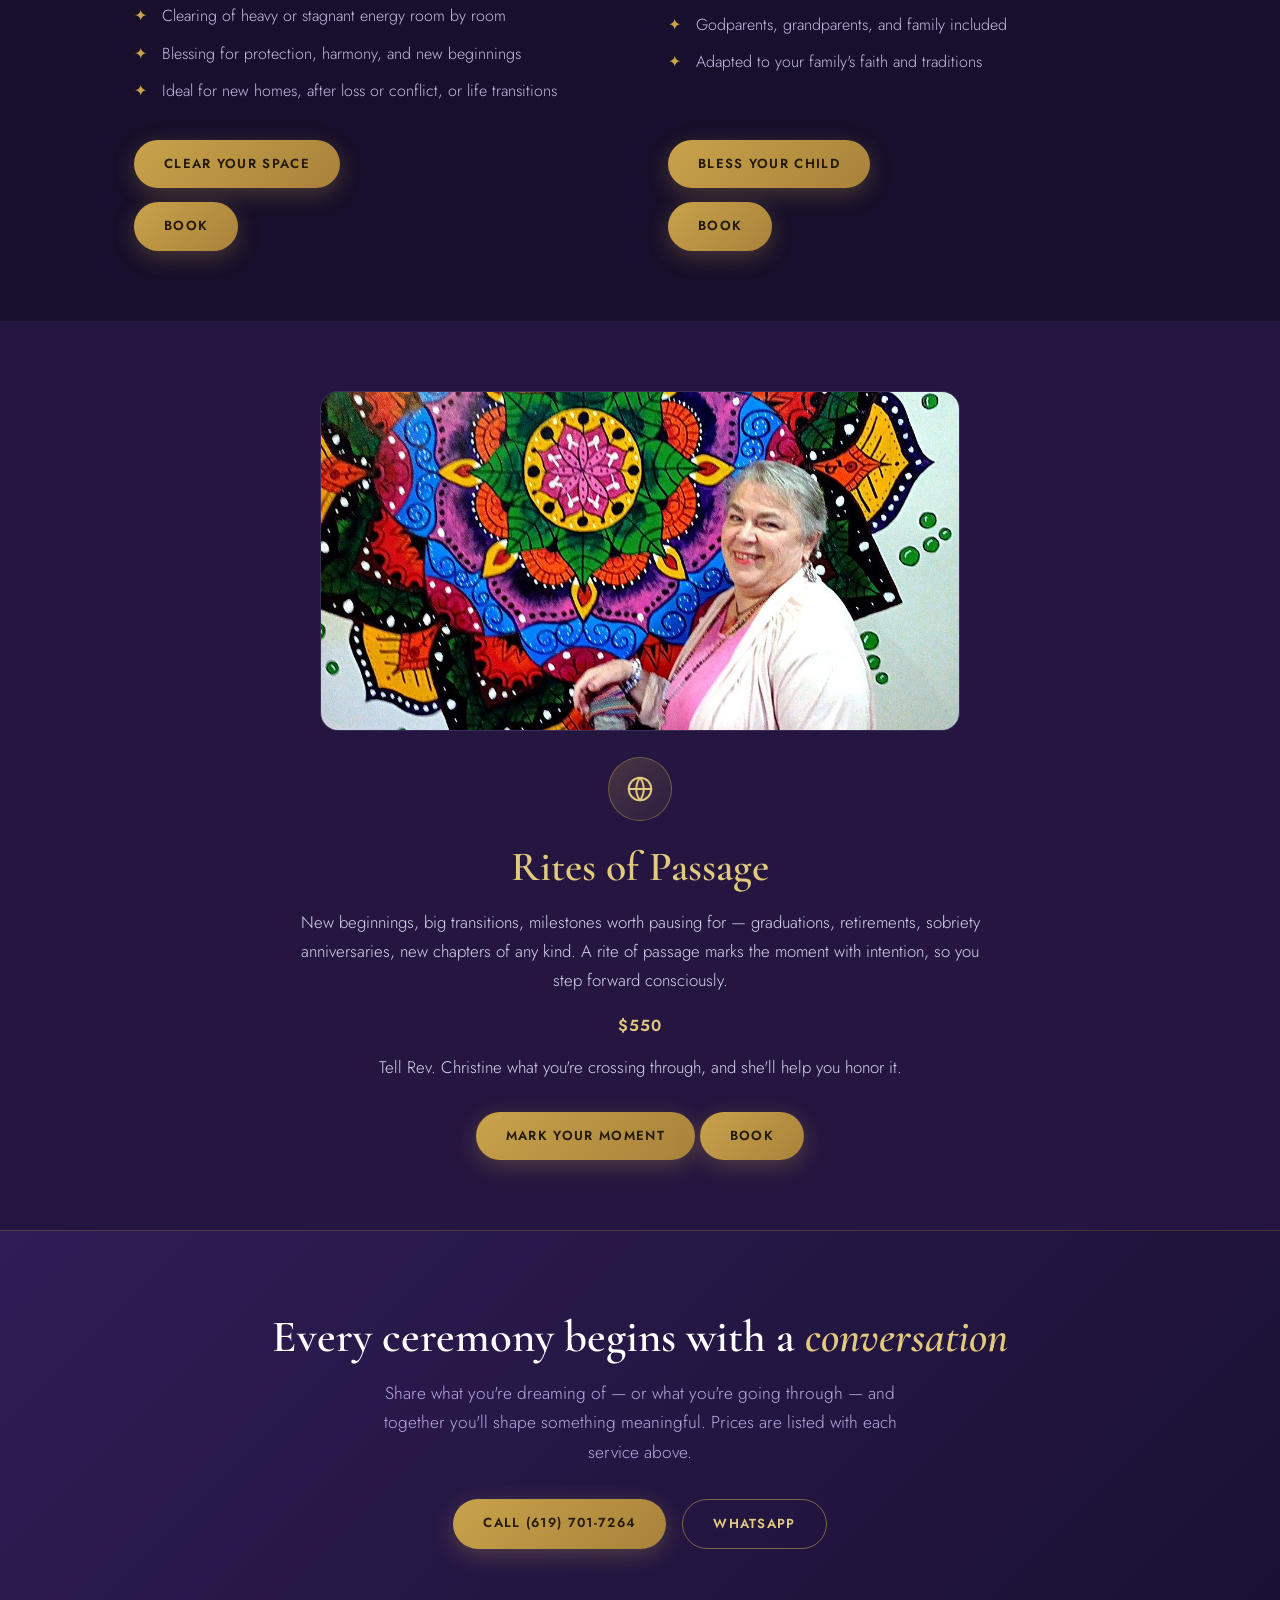
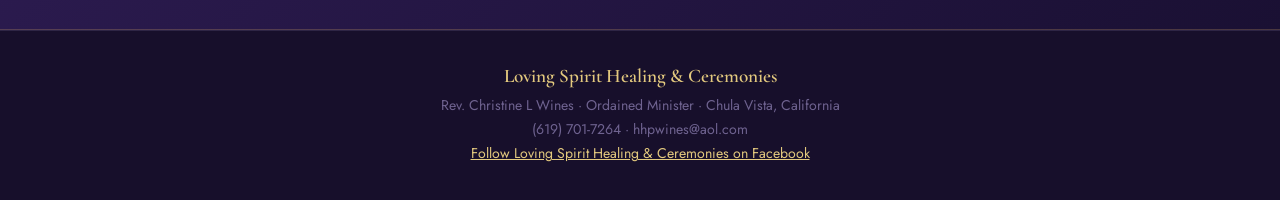
<file: ceremonies.html>
<!DOCTYPE html>
<html lang="en">
<head>
<meta charset="UTF-8">
<meta name="viewport" content="width=device-width, initial-scale=1.0">
<title>Weddings, Funerals &amp; Blessing Ceremonies in Chula Vista, CA | Loving Spirit Healing &amp; Ceremonies</title>
<meta name="description" content="Personalized weddings, funerals and celebrations of life, child blessings, home clearings and rites of passage by Rev. Christine L Wines in Chula Vista and San Diego. Se habla español.">
<link rel="canonical" href="https://lovingspirithealing.com/ceremonies.html">
<meta property="og:type" content="website">
<meta property="og:site_name" content="Loving Spirit Healing &amp; Ceremonies">
<meta property="og:title" content="Weddings, Funerals &amp; Blessing Ceremonies in Chula Vista, CA | Loving Spirit Healing &amp; Ceremonies">
<meta property="og:description" content="Personalized weddings, funerals and celebrations of life, child blessings, home clearings and rites of passage by Rev. Christine L Wines in Chula Vista and San Diego. Se habla español.">
<meta property="og:url" content="https://lovingspirithealing.com/ceremonies.html">
<meta property="og:image" content="https://lovingspirithealing.com/photos/wedding-ceremony.jpg">
<script type="application/ld+json">
{
  "@context": "https://schema.org",
  "@type": "ProfessionalService",
  "@id": "https://lovingspirithealing.com/#business",
  "name": "Loving Spirit Healing & Ceremonies",
  "url": "https://lovingspirithealing.com/ceremonies.html",
  "telephone": "+1-619-701-7264",
  "address": {
    "@type": "PostalAddress",
    "addressLocality": "Chula Vista",
    "addressRegion": "CA",
    "addressCountry": "US"
  },
  "areaServed": [
    { "@type": "City", "name": "Chula Vista" },
    { "@type": "AdministrativeArea", "name": "San Diego County" }
  ],
  "inLanguage": ["en", "es"],
  "makesOffer": [
    { "@type": "Offer", "itemOffered": { "@type": "Service", "name": "Wedding Ceremonies" } },
    { "@type": "Offer", "itemOffered": { "@type": "Service", "name": "Funerals and Celebrations of Life" } },
    { "@type": "Offer", "itemOffered": { "@type": "Service", "name": "Child Blessings" } },
    { "@type": "Offer", "itemOffered": { "@type": "Service", "name": "Home Clearings and Blessings" } },
    { "@type": "Offer", "itemOffered": { "@type": "Service", "name": "Rites of Passage" } }
  ]
}
</script>
<link rel="preconnect" href="https://fonts.googleapis.com">
<link rel="preconnect" href="https://fonts.gstatic.com" crossorigin>
<link href="https://fonts.googleapis.com/css2?family=Cormorant+Garamond:ital,wght@0,400;0,500;0,600;0,700;1,400;1,500&family=Jost:wght@300;400;500;600&display=swap" rel="stylesheet">
<link rel="stylesheet" href="styles-2043.css">
</head>
<body>

<nav id="nav">
  <div class="wrap nav-inner">
    <a class="brand" href="index.html">Loving Spirit Healing<small>Rev. Christine L Wines</small></a>
    <div class="nav-links" onclick="document.getElementById('nav').classList.remove('open')">
      <a href="index.html#about">About</a>
      <a href="ceremonies.html">Ceremonies</a>
      <a href="rituals.html">Rituals</a>
      <a href="index.html#readings">Readings</a>
      <a href="testimonials.html">Kind Words</a>
      <a href="index.html#contact">Contact</a>
      <a class="btn" href="tel:+16197017264">Call Now</a>
    </div>
    <button class="burger" onclick="document.getElementById('nav').classList.toggle('open')"  aria-label="Menu">☰</button>
  </div>
</nav>

<header class="page-hero">
  <div class="hero-bg"></div><div class="hero-veil"></div>
  <div class="wrap">
    <div class="hero-eyebrow">Ministry Services</div>
    <h1>Sacred <em>Ceremonies</em></h1>
    <p class="lead">Life's thresholds deserve to be marked with intention. Every ceremony is personalized — shaped around your story, your family, and your beliefs. In English and Spanish.</p>
  </div>
</header>

<section class="detail">
  <div class="wrap detail-grid">
    <div>
      <figure class="detail-photo"><img style="object-position:50% 65%" src="photos/wedding-ceremony.jpg" alt="Rev. Christine celebrating with a couple moments after their outdoor wedding ceremony"></figure>
      <div class="icon"><svg viewBox="0 0 24 24"><circle cx="12" cy="12" r="9"/><path d="M12 7c-1.5 2-1.5 8 0 10 1.5-2 1.5-8 0-10z"/><path d="M12 7V4m-4 3l3 1m5-1l-3 1"/></svg></div>
      <h2>Weddings</h2>
      <p>Your wedding ceremony should sound like <em>you</em> — not a script. Rev. Christine works with each couple to shape a ceremony that reflects your values, your culture, and your love story, whether intimate or grand.</p>
      <p class="price">$650</p>
      <ul>
        <li>Fully personalized vows and ceremony wording</li>
        <li>Blending of traditions, cultures, and beliefs</li>
        <li>Bilingual ceremonies in English and Spanish</li>
        <li>Rehearsal guidance so the day flows with ease</li>
      <li>Serving weddings and funerals up to 50 miles away — a travel fee may apply beyond 30 miles</li>
        </ul>
      <a class="btn" href="index.html#contact">Plan Your Ceremony</a>
      <a class="btn book-btn" href="https://cal.com/hhpwines/weddings" target="_blank" rel="noopener">Book</a>
    </div>
    <div>
      <figure class="detail-photo"><img src="photos/card-funerals.jpg" alt="White lilies, roses and candles in a memorial arrangement" loading="lazy"></figure>
      <div class="icon"><svg viewBox="0 0 24 24"><path d="M12 21c-4 0-7-3-7-7 0-5 4-9 7-11 3 2 7 6 7 11 0 4-3 7-7 7z"/><path d="M12 21v-8"/></svg></div>
      <h2>Funerals &amp; Memorials</h2>
      <p>Saying goodbye deserves gentleness. These are dignified, heartfelt farewell ceremonies that honor a life fully lived — and bring comfort to everyone gathered to remember.</p>
      <p class="price">$600</p>
      <ul>
        <li>A service shaped around the person's life and spirit</li>
        <li>Space for family stories, music, and remembrance</li>
        <li>Support for grieving families, before and after</li>
        <li>Bilingual services available</li>
      <li>Serving weddings and funerals up to 50 miles away — a travel fee may apply beyond 30 miles</li>
        </ul>
      <a class="btn" href="index.html#contact">Arrange a Service</a>
      <a class="btn book-btn" href="https://cal.com/hhpwines/funerals-memorials" target="_blank" rel="noopener">Book</a>
    </div>
  </div>
</section>

<section class="detail">
  <div class="wrap" style="max-width:1060px;margin:0 auto;text-align:center">
    <h2 style="margin-bottom:14px">Moments from <em>Real Ceremonies</em></h2>
    <p style="max-width:640px;margin:0 auto">Rev. Christine in her element. Real weddings, real couples, real joy — every ceremony personal, every setting different.</p>
    <div class="gallery-grid">
      <figure><img src="photos/wedding-fb-1.jpg" alt="Rev. Christine officiating an outdoor wedding under a decorated pergola" loading="lazy"></figure>
      <figure><img style="object-position:50% 8%" src="photos/wedding-fb-2.jpg" alt="Rev. Christine smiling with a bride and groom at their waterfront ceremony" loading="lazy"></figure>
      <figure><img src="photos/wedding-fb-3.jpg" alt="Rev. Christine signing the marriage license with a bride and groom by the water" loading="lazy"></figure>
      <figure><img style="object-position:50% 18%" src="photos/wedding-fb-4.jpg" alt="Rev. Christine reading the ceremony between a bride and groom by the water" loading="lazy"></figure>
      <figure><img src="photos/wedding-fb-5.jpg" alt="Rev. Christine officiating under a white floral arch" loading="lazy"></figure>
      <figure><img src="photos/wedding-fb-6.jpg" alt="Rev. Christine laughing with a couple during their wedding ceremony" loading="lazy"></figure>
    </div>
  </div>
</section>

<section class="detail alt">
  <div class="wrap detail-grid flip">
    <div>
      <figure class="detail-photo"><img src="photos/card-child-blessings.jpg" alt="Pastel flowers, a silk ribbon and knitted baby booties" loading="lazy"></figure>
      <div class="icon"><svg viewBox="0 0 24 24"><circle cx="12" cy="8" r="4"/><path d="M4 21c0-4 3.5-6.5 8-6.5s8 2.5 8 6.5"/></svg></div>
      <h2>Child Blessings</h2>
      <p>A beautiful way to welcome a child into the world — surrounding them, their parents, and their family with love, protection, and intention from the very beginning.</p>
      <p class="price">$350</p>
      <ul>
        <li>Warm, joyful ceremonies for babies and young children</li>
        <li>Godparents, grandparents, and family included</li>
        <li>Adapted to your family's faith and traditions</li>
      </ul>
      <a class="btn" href="index.html#contact">Bless Your Child</a>
      <a class="btn book-btn" href="https://cal.com/hhpwines/child-blessings" target="_blank" rel="noopener">Book</a>
    </div>
    <div>
      <figure class="detail-photo"><img src="photos/card-home-clearing.jpg" alt="A sage bundle, quartz crystals and a candle on a wooden tray" loading="lazy"></figure>
      <div class="icon"><svg viewBox="0 0 24 24"><path d="M3 11l9-7 9 7"/><path d="M5 10v10h14V10"/><path d="M12 20v-6"/></svg></div>
      <h2>Home Clearings &amp; Blessings</h2>
      <p>Homes hold energy. Whether you've just moved in, been through a hard season, or simply feel heaviness in your space, a clearing releases what doesn't belong — and a blessing fills your home with peace and protection.</p>
      <p class="price">$250</p>
      <ul>
        <li>Clearing of heavy or stagnant energy room by room</li>
        <li>Blessing for protection, harmony, and new beginnings</li>
        <li>Ideal for new homes, after loss or conflict, or life transitions</li>
      </ul>
      <a class="btn" href="index.html#contact">Clear Your Space</a>
      <a class="btn book-btn" href="https://cal.com/hhpwines/home-clearings-blessings" target="_blank" rel="noopener">Book</a>
    </div>
  </div>
</section>

<section class="detail">
  <div class="wrap" style="max-width:1060px;margin:0 auto;text-align:center">
    <figure class="detail-photo" style="max-width:640px;margin-left:auto;margin-right:auto"><img src="photos/christine-mandala.jpg" alt="Christine smiling beside a large painted mandala" loading="lazy"></figure>
    <div class="icon" style="margin:0 auto 22px"><svg viewBox="0 0 24 24"><circle cx="12" cy="12" r="9"/><path d="M12 3a15 15 0 010 18M12 3a15 15 0 000 18M3 12h18"/></svg></div>
    <h2 style="margin-bottom:16px">Rites of Passage</h2>
    <p style="max-width:680px;margin:0 auto 18px">New beginnings, big transitions, milestones worth pausing for — graduations, retirements, sobriety anniversaries, new chapters of any kind. A rite of passage marks the moment with intention, so you step forward consciously.</p>
    <p class="price">$550</p>
    <p style="max-width:680px;margin:0 auto 30px">Tell Rev. Christine what you're crossing through, and she'll help you honor it.</p>
    <a class="btn" href="index.html#contact">Mark Your Moment</a> <a class="btn book-btn" href="https://cal.com/hhpwines/rites-of-passage" target="_blank" rel="noopener">Book</a>
  </div>
</section>

<section class="cta-band">
  <div class="wrap">
    <h2>Every ceremony begins with a <em>conversation</em></h2>
    <p>Share what you're dreaming of — or what you're going through — and together you'll shape something meaningful. Prices are listed with each service above.</p>
    <div class="row">
      <a class="btn" href="tel:+16197017264">Call (619) 701-7264</a>
      <a class="btn ghost" href="https://wa.me/16197017264?text=Hi%20Christine%2C%20I%20have%20a%20question%20about%20your%20services." target="_blank" rel="noopener">WhatsApp</a>
    </div>
  </div>
</section>

<footer>
  <div class="wrap">
    <span class="serif">Loving Spirit Healing &amp; Ceremonies</span>
    Rev. Christine L Wines · Ordained Minister · Chula Vista, California<br>
    (619) 701-7264 · hhpwines@aol.com<br>
    <a href="https://www.facebook.com/profile.php?id=100064346693616" target="_blank" rel="noopener" style="color:var(--gold-soft)">Follow Loving Spirit Healing &amp; Ceremonies on Facebook</a>
  </div>
</footer>

<script>
  const nav = document.getElementById('nav');
  addEventListener('scroll', () => nav.classList.toggle('scrolled', scrollY > 40), {passive:true});
</script>
</body>
</html>
</file>
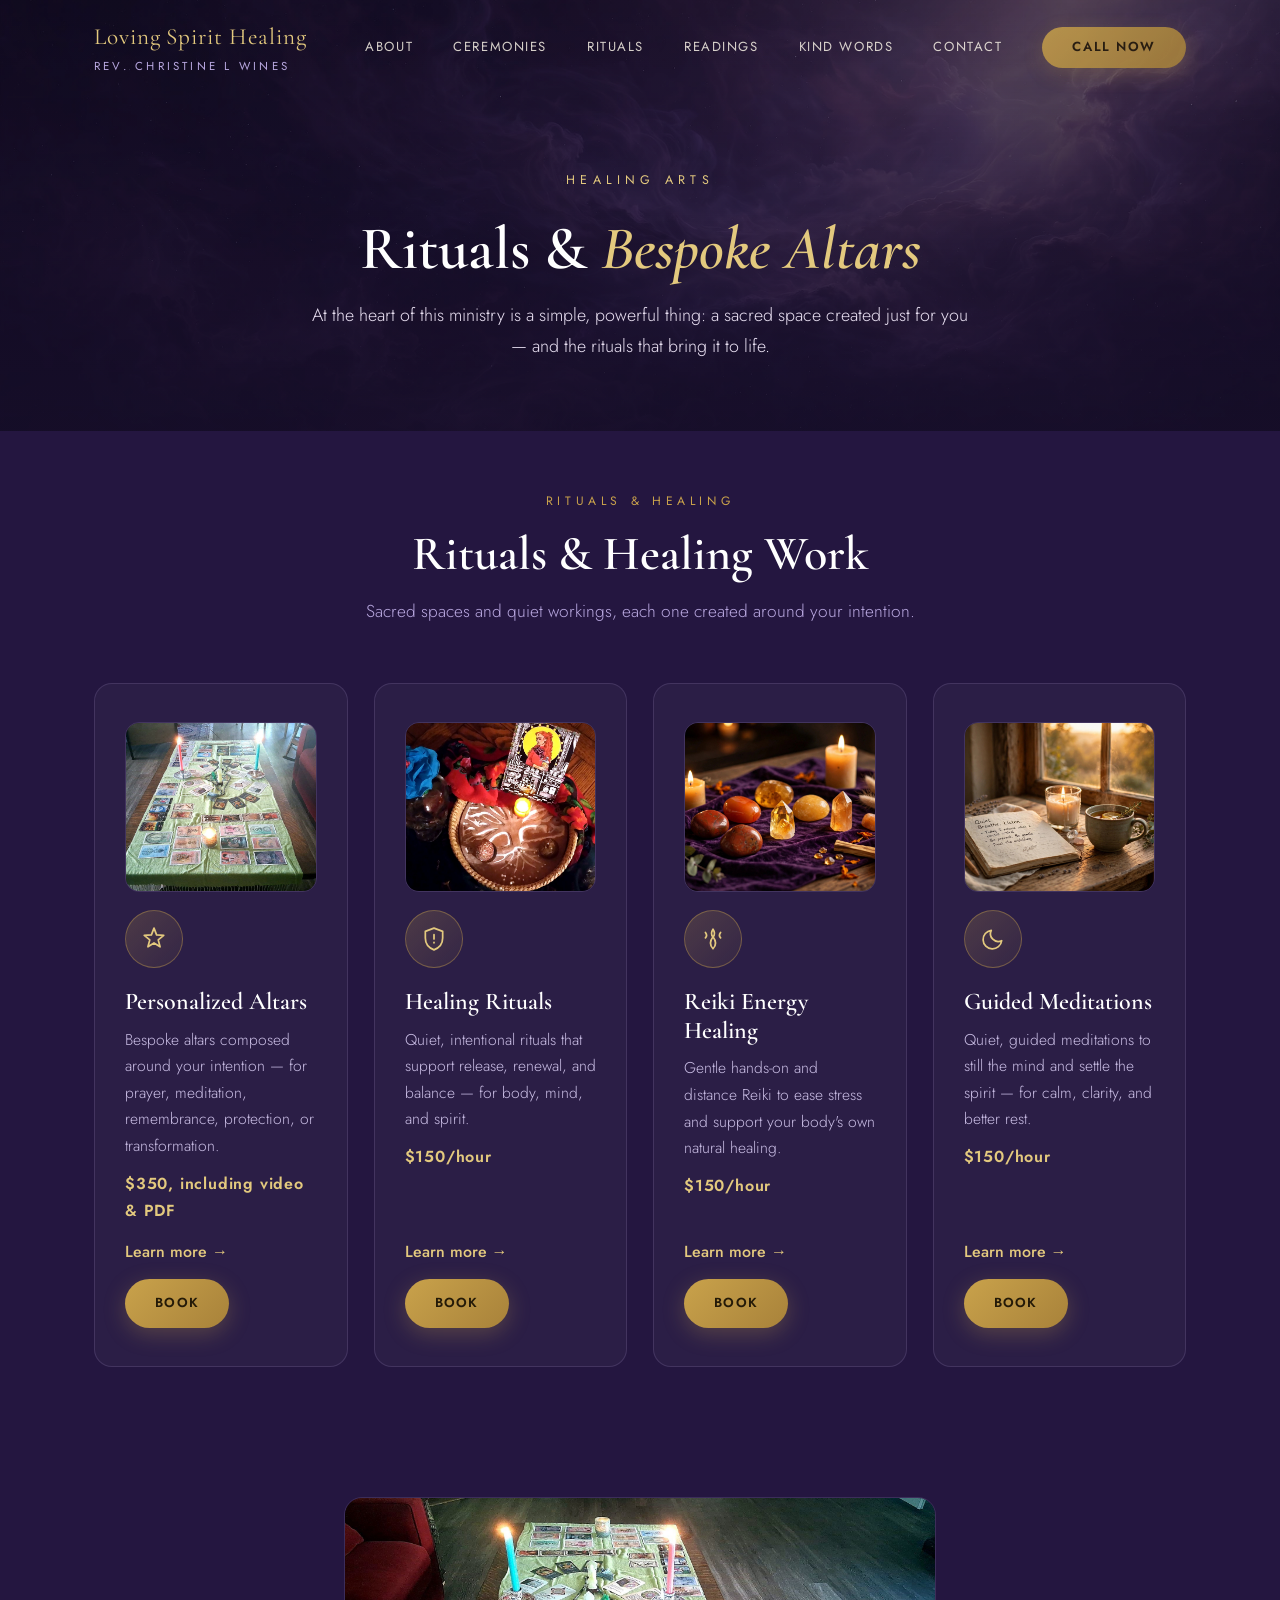
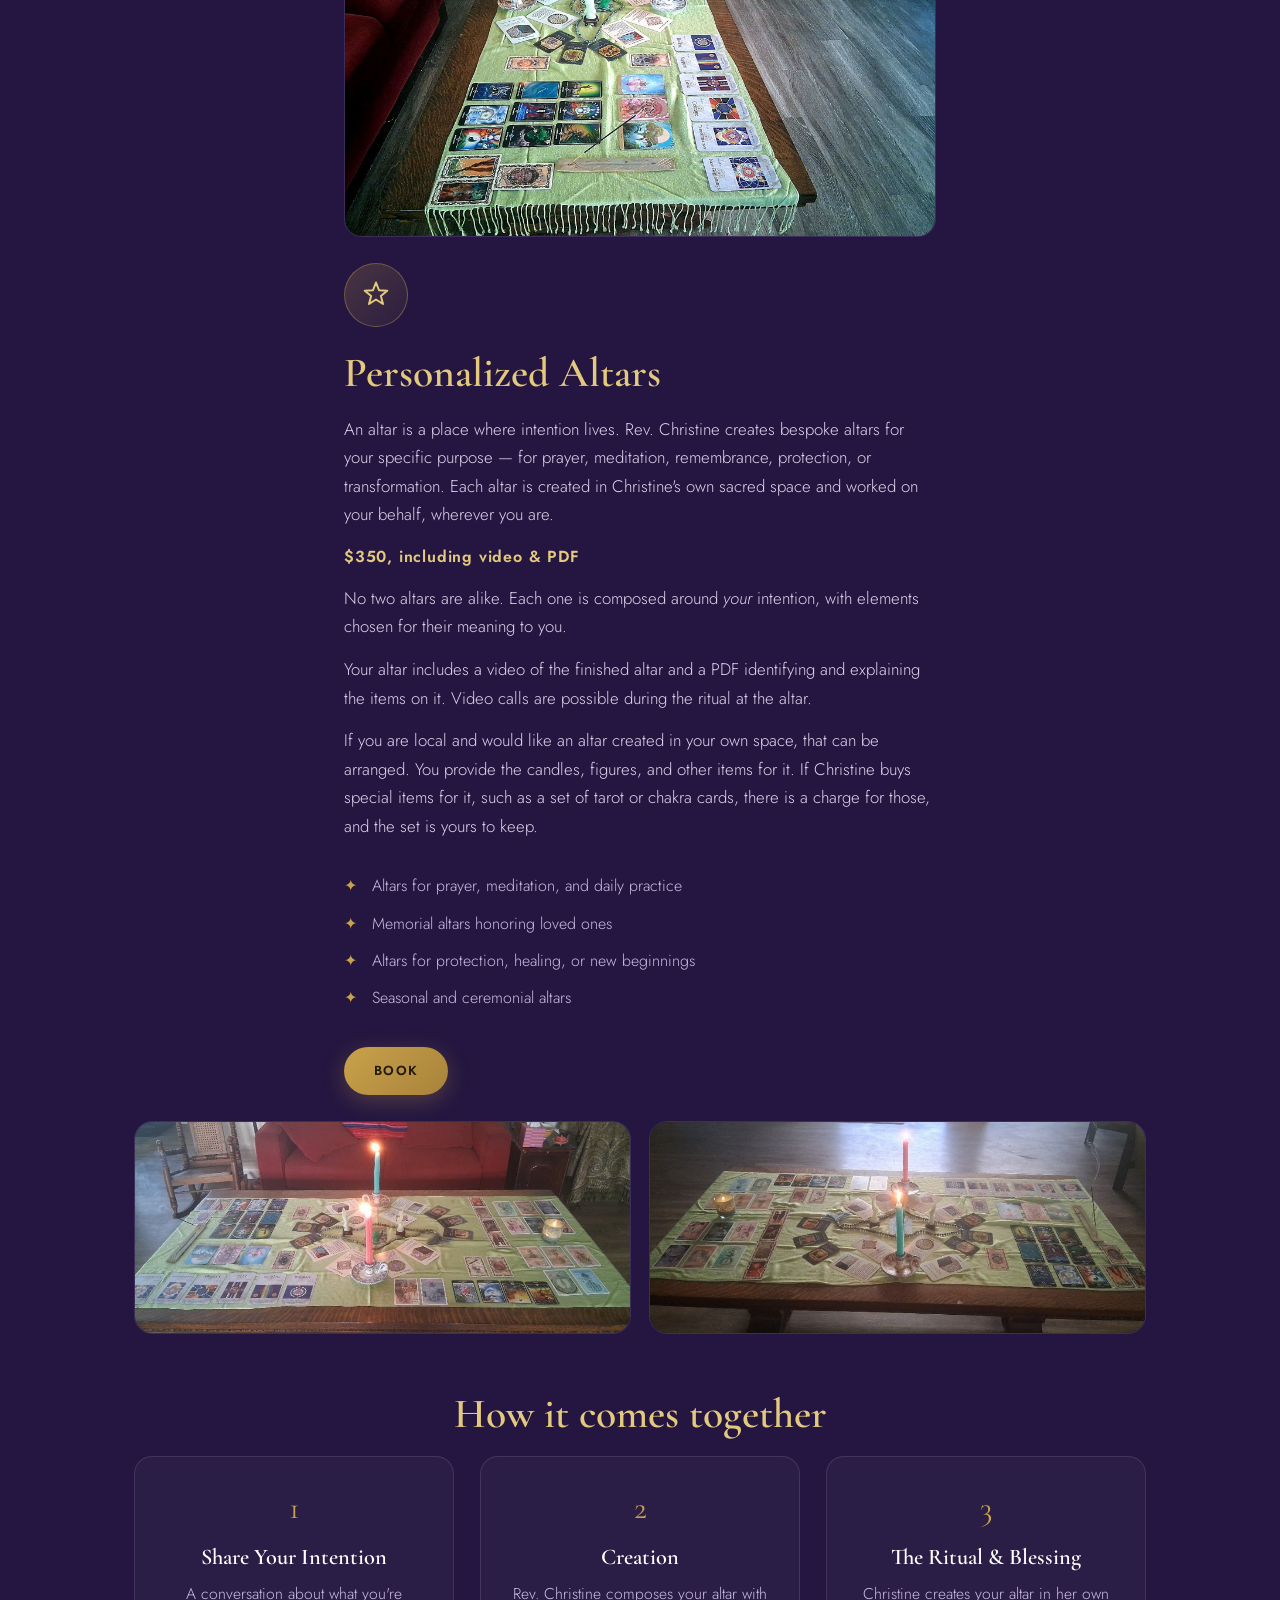
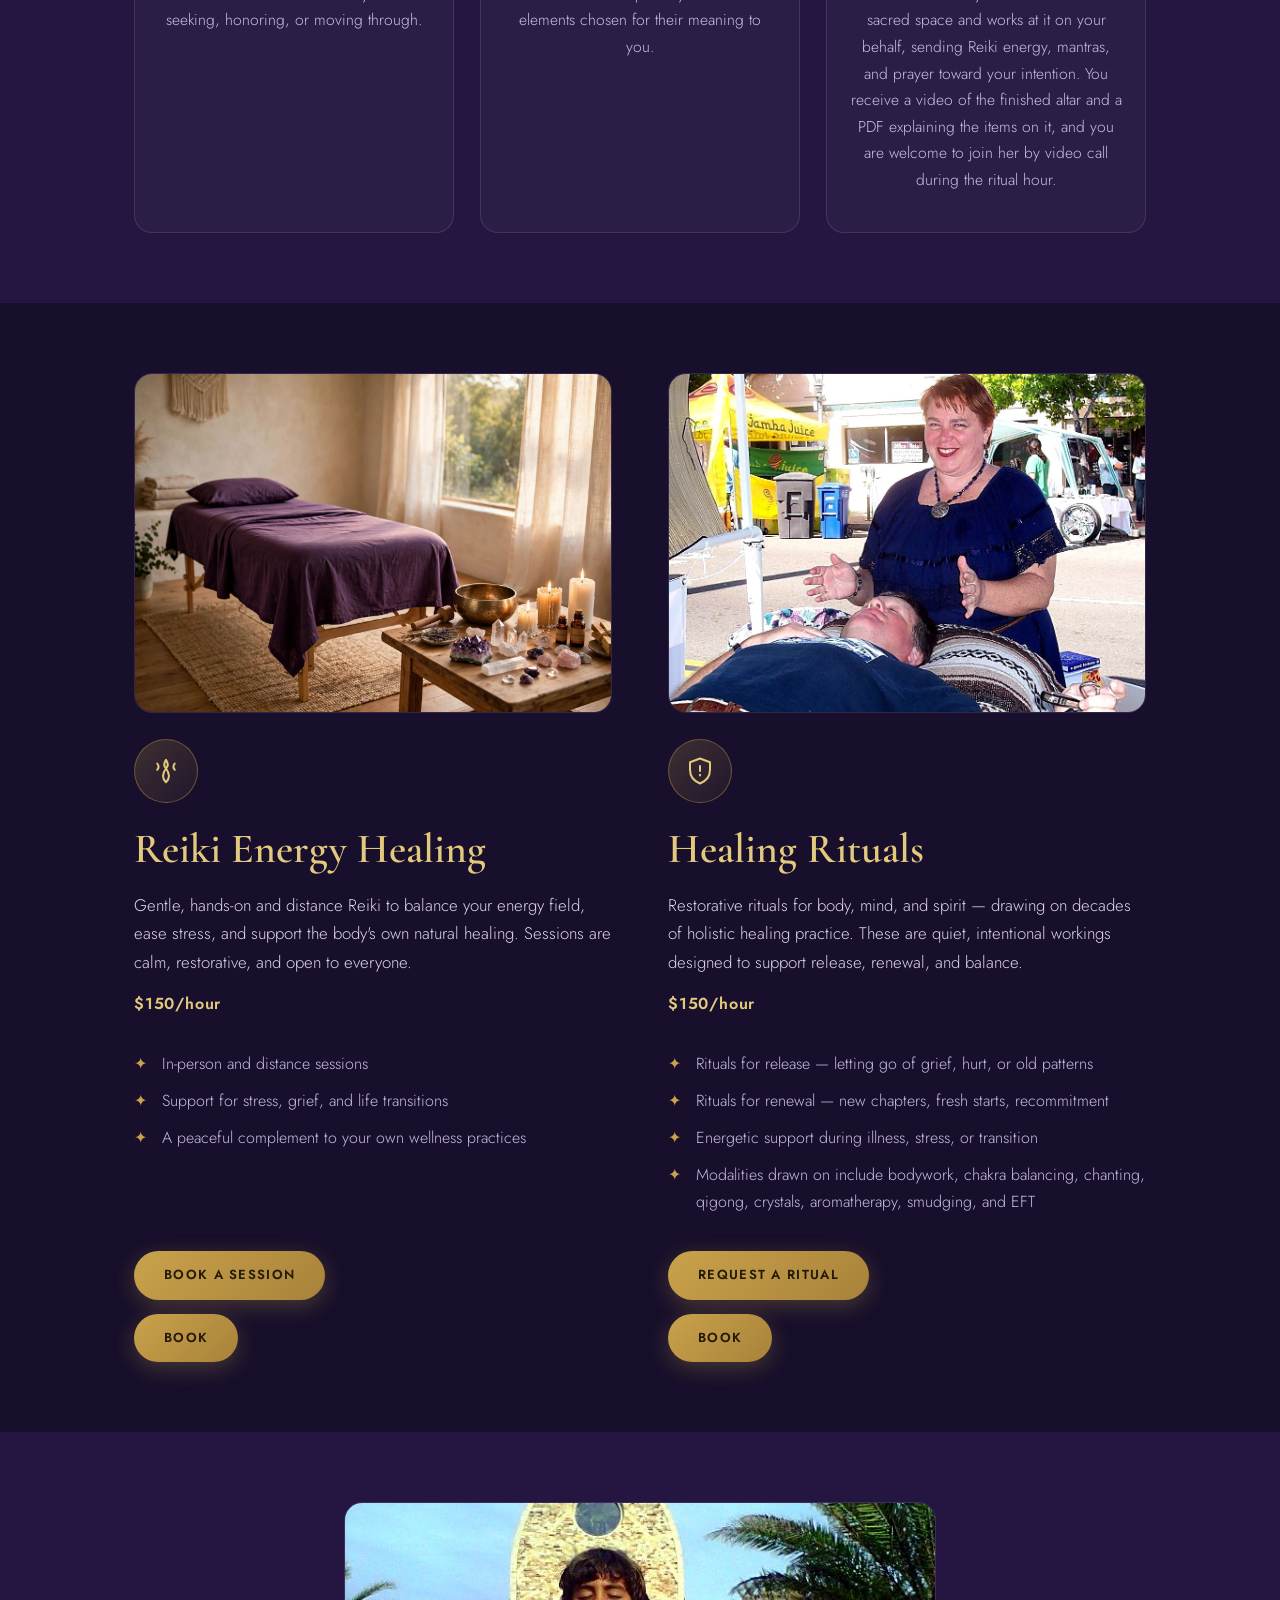
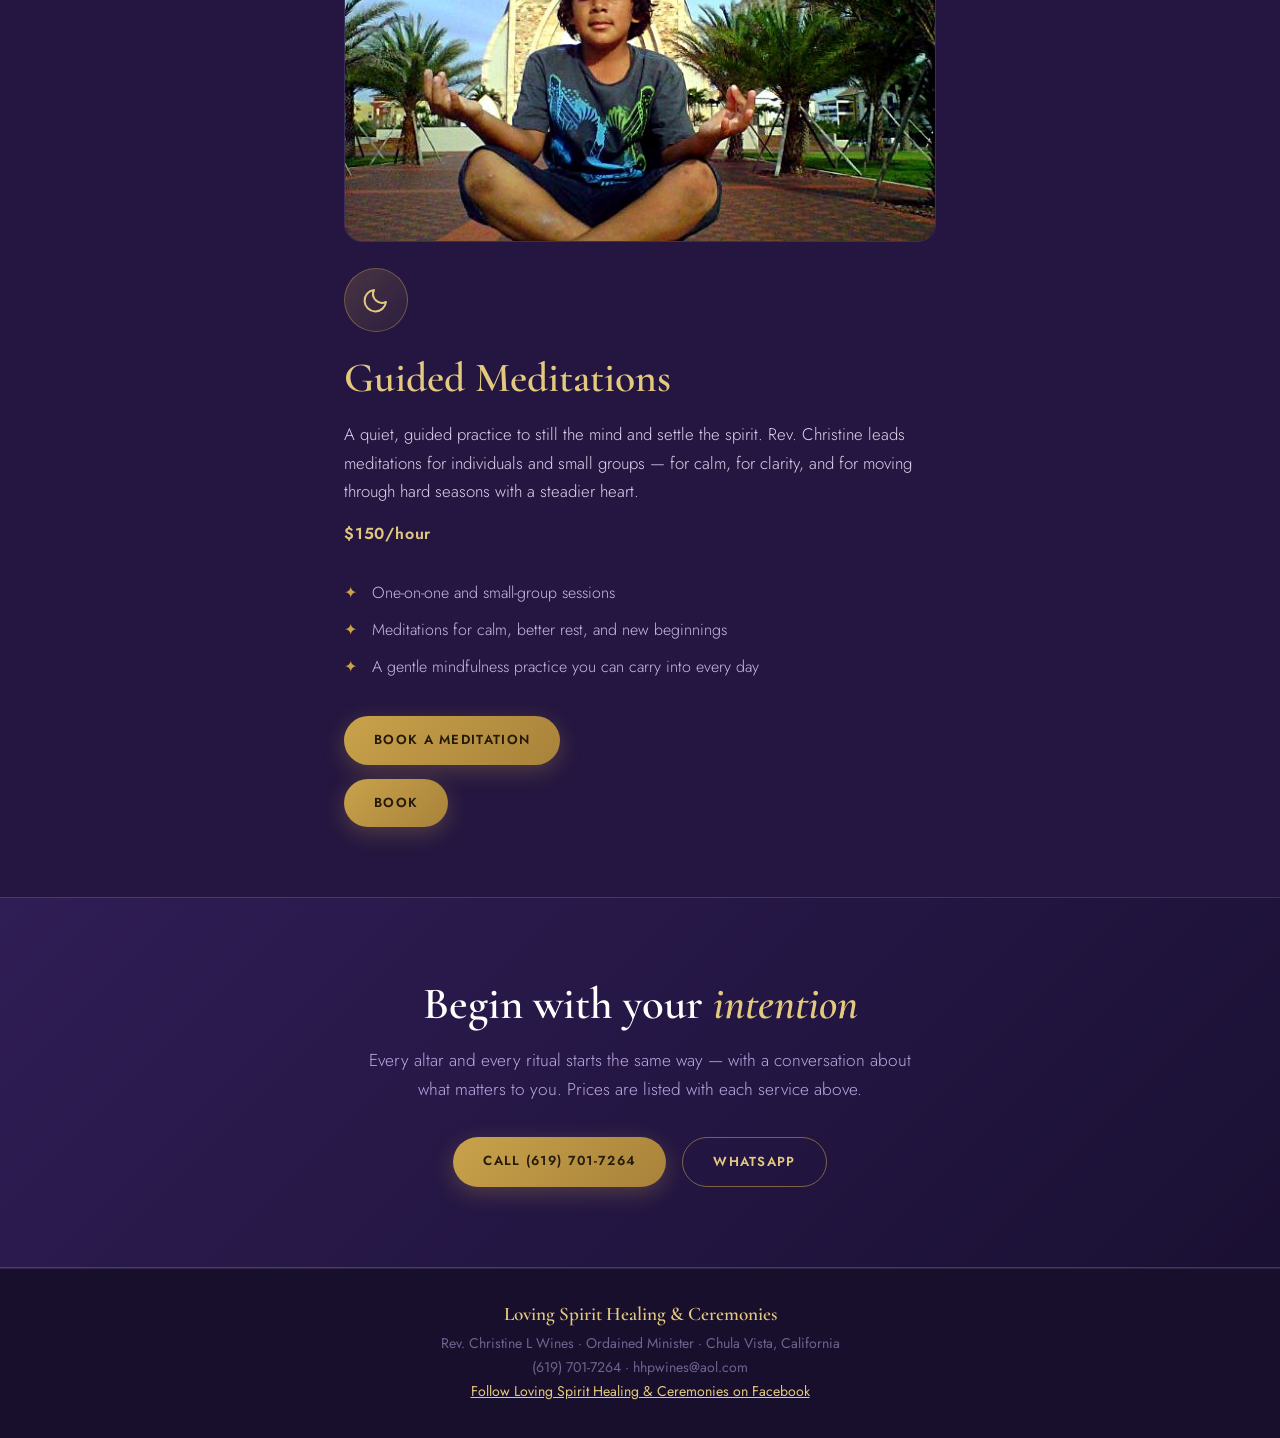
<file: rituals.html>
<!DOCTYPE html>
<html lang="en">
<head>
<meta charset="UTF-8">
<meta name="viewport" content="width=device-width, initial-scale=1.0">
<title>Personalized Altars, Healing Rituals &amp; Reiki in Chula Vista, CA | Loving Spirit Healing &amp; Ceremonies</title>
<meta name="description" content="Personalized altars created for your intention, plus healing rituals, Reiki energy healing and guided meditations by Rev. Christine L Wines in Chula Vista, CA. Se habla español.">
<link rel="canonical" href="https://lovingspirithealing.com/rituals.html">
<meta property="og:type" content="website">
<meta property="og:site_name" content="Loving Spirit Healing &amp; Ceremonies">
<meta property="og:title" content="Personalized Altars, Healing Rituals &amp; Reiki in Chula Vista, CA | Loving Spirit Healing &amp; Ceremonies">
<meta property="og:description" content="Personalized altars created for your intention, plus healing rituals, Reiki energy healing and guided meditations by Rev. Christine L Wines in Chula Vista, CA. Se habla español.">
<meta property="og:url" content="https://lovingspirithealing.com/rituals.html">
<meta property="og:image" content="https://lovingspirithealing.com/photos/altar-real-front.jpg">
<script type="application/ld+json">
{
  "@context": "https://schema.org",
  "@type": "ProfessionalService",
  "@id": "https://lovingspirithealing.com/#business",
  "name": "Loving Spirit Healing & Ceremonies",
  "url": "https://lovingspirithealing.com/rituals.html",
  "telephone": "+1-619-701-7264",
  "address": {
    "@type": "PostalAddress",
    "addressLocality": "Chula Vista",
    "addressRegion": "CA",
    "addressCountry": "US"
  },
  "areaServed": [
    { "@type": "City", "name": "Chula Vista" },
    { "@type": "AdministrativeArea", "name": "San Diego County" }
  ],
  "inLanguage": ["en", "es"],
  "makesOffer": [
    { "@type": "Offer", "itemOffered": { "@type": "Service", "name": "Personalized Altars" } },
    { "@type": "Offer", "itemOffered": { "@type": "Service", "name": "Healing Rituals" } },
    { "@type": "Offer", "itemOffered": { "@type": "Service", "name": "Reiki Energy Healing" } },
    { "@type": "Offer", "itemOffered": { "@type": "Service", "name": "Guided Meditations" } },
    { "@type": "Offer", "itemOffered": { "@type": "Service", "name": "Spiritual Guidance" } }
  ]
}
</script>
<link rel="preconnect" href="https://fonts.googleapis.com">
<link rel="preconnect" href="https://fonts.gstatic.com" crossorigin>
<link href="https://fonts.googleapis.com/css2?family=Cormorant+Garamond:ital,wght@0,400;0,500;0,600;0,700;1,400;1,500&family=Jost:wght@300;400;500;600&display=swap" rel="stylesheet">
<link rel="stylesheet" href="styles-2043.css">
</head>
<body>

<nav id="nav">
  <div class="wrap nav-inner">
    <a class="brand" href="index.html">Loving Spirit Healing<small>Rev. Christine L Wines</small></a>
    <div class="nav-links" onclick="document.getElementById('nav').classList.remove('open')">
      <a href="index.html#about">About</a>
      <a href="ceremonies.html">Ceremonies</a>
      <a href="rituals.html">Rituals</a>
      <a href="index.html#readings">Readings</a>
      <a href="testimonials.html">Kind Words</a>
      <a href="index.html#contact">Contact</a>
      <a class="btn" href="tel:+16197017264">Call Now</a>
    </div>
    <button class="burger" onclick="document.getElementById('nav').classList.toggle('open')"  aria-label="Menu">☰</button>
  </div>
</nav>

<header class="page-hero">
  <div class="hero-bg"></div><div class="hero-veil"></div>
  <div class="wrap">
    <div class="hero-eyebrow">Healing Arts</div>
    <h1>Rituals &amp; <em>Bespoke Altars</em></h1>
    <p class="lead">At the heart of this ministry is a simple, powerful thing: a sacred space created just for you — and the rituals that bring it to life.</p>
  </div>
</header>

<section class="services">
  <div class="wrap">
    <div class="kicker">Rituals &amp; Healing</div>
    <h2 class="sec-title">Rituals &amp; Healing Work</h2>
    <p class="sec-sub">Sacred spaces and quiet workings, each one created around your intention.</p>
    <div class="cards four">
      <div class="card">
        <div class="card-photo"><img src="photos/altar-real-length.jpg" alt="Christine's altar table with lit candles and cards arranged along a green cloth"></div>
        <div class="icon"><svg viewBox="0 0 24 24"><path d="M12 2l2.4 6.2 6.6.4-5.1 4.2 1.7 6.4L12 15.6 6.4 19.2l1.7-6.4-5.1-4.2 6.6-.4z"/></svg></div>
        <h3>Personalized Altars</h3><p>Bespoke altars composed around your intention — for prayer, meditation, remembrance, protection, or transformation.</p><p class="price">$350, including video &amp; PDF</p><a class="more" href="#altars">Learn more &rarr;</a>
        <a class="btn book-btn" href="https://cal.com/hhpwines/personalized-altars" target="_blank" rel="noopener">Book</a>
      </div>
      <div class="card">
        <div class="card-photo"><img src="photos/healing-tray-top.jpg" alt="Christine's healing ritual tray seen from above, with a carved tree of life plate, a lit candle and offerings"></div>
        <div class="icon"><svg viewBox="0 0 24 24"><path d="M12 22c5-2 8-6 8-11V5l-8-3-8 3v6c0 5 3 9 8 11z"/><path d="M12 8v4m0 3v.5"/></svg></div>
        <h3>Healing Rituals</h3><p>Quiet, intentional rituals that support release, renewal, and balance — for body, mind, and spirit.</p><p class="price">$150/hour</p><a class="more" href="#healing">Learn more &rarr;</a>
        <a class="btn book-btn" href="https://cal.com/hhpwines/healing-sessions" target="_blank" rel="noopener">Book</a>
      </div>
      <div class="card">
        <div class="card-photo"><img src="photos/card-reiki.jpg" alt="Healing crystals and candles on a purple cloth"></div>
        <div class="icon"><svg viewBox="0 0 24 24"><path d="M12 3c2 3 2 5 0 7-2-2-2-4 0-7z"/><path d="M12 10c3 4 3 8 0 11-3-3-3-7 0-11z"/><path d="M5 6c1.5 2 1.5 3.5 0 5M19 6c-1.5 2-1.5 3.5 0 5"/></svg></div>
        <h3>Reiki Energy Healing</h3><p>Gentle hands-on and distance Reiki to ease stress and support your body's own natural healing.</p><p class="price">$150/hour</p><a class="more" href="#reiki">Learn more &rarr;</a>
        <a class="btn book-btn" href="https://cal.com/hhpwines/reiki" target="_blank" rel="noopener">Book</a>
      </div>
      <div class="card">
        <div class="card-photo"><img src="photos/card-guidance.jpg" alt="A journal, candle and cup of tea by a window"></div>
        <div class="icon"><svg viewBox="0 0 24 24"><path d="M20 13.6A8.6 8.6 0 1 1 10.4 4a7.2 7.2 0 0 0 9.6 9.6z"/></svg></div>
        <h3>Guided Meditations</h3><p>Quiet, guided meditations to still the mind and settle the spirit — for calm, clarity, and better rest.</p><p class="price">$150/hour</p><a class="more" href="#meditations">Learn more &rarr;</a>
        <a class="btn book-btn" href="https://cal.com/hhpwines/guided-meditations" target="_blank" rel="noopener">Book</a>
      </div>
    </div>
  </div>
</section>



<section class="detail" id="altars">
  <div class="wrap detail-grid one-col">
    <div>
      <figure class="detail-photo"><img src="photos/altar-real-incense.jpg" alt="A personalized altar by Christine, with candles, prayer beads and intention cards" loading="lazy"></figure>
      <div class="icon"><svg viewBox="0 0 24 24"><path d="M12 2l2.4 6.2 6.6.4-5.1 4.2 1.7 6.4L12 15.6 6.4 19.2l1.7-6.4-5.1-4.2 6.6-.4z"/></svg></div>
      <h2>Personalized Altars</h2>
      <p>An altar is a place where intention lives. Rev. Christine creates bespoke altars for your specific purpose — for prayer, meditation, remembrance, protection, or transformation. Each altar is created in Christine's own sacred space and worked on your behalf, wherever you are.</p>
      <p class="price">$350, including video &amp; PDF</p>
      <p>No two altars are alike. Each one is composed around <em>your</em> intention, with elements chosen for their meaning to you.</p>
      <p>Your altar includes a video of the finished altar and a PDF identifying and explaining the items on it. Video calls are possible during the ritual at the altar.</p>
      <p>If you are local and would like an altar created in your own space, that can be arranged. You provide the candles, figures, and other items for it. If Christine buys special items for it, such as a set of tarot or chakra cards, there is a charge for those, and the set is yours to keep.</p>
      <ul>
        <li>Altars for prayer, meditation, and daily practice</li>
        <li>Memorial altars honoring loved ones</li>
        <li>Altars for protection, healing, or new beginnings</li>
        <li>Seasonal and ceremonial altars</li>
      </ul>
      <a class="btn book-btn book-btn-auto" href="https://cal.com/hhpwines/personalized-altars" target="_blank" rel="noopener">Book</a>
    </div>
  </div>
  <div class="wrap" style="max-width:1060px">
    <div class="gallery-grid" style="grid-template-columns:repeat(2,1fr);margin-top:26px">
      <figure><img style="aspect-ratio:21/9" src="photos/altar-spread-wide.jpg" alt="Christine's altar table with a full card spread and lit candles, in her home" loading="lazy"></figure>
      <figure><img style="aspect-ratio:21/9" src="photos/altar-spread-close.jpg" alt="A closer view of Christine's altar, with lit candles and rows of intention cards" loading="lazy"></figure>
    </div>
  </div>
  <div class="wrap steps-block">
    <h2 class="steps-title">How it comes together</h2>
    <div class="steps">
      <div class="step"><div class="n">1</div><h3>Share Your Intention</h3><p>A conversation about what you're seeking, honoring, or moving through.</p></div>
      <div class="step"><div class="n">2</div><h3>Creation</h3><p>Rev. Christine composes your altar with elements chosen for their meaning to you.</p></div>
      <div class="step"><div class="n">3</div><h3>The Ritual &amp; Blessing</h3><p>Christine creates your altar in her own sacred space and works at it on your behalf, sending Reiki energy, mantras, and prayer toward your intention. You receive a video of the finished altar and a PDF explaining the items on it, and you are welcome to join her by video call during the ritual hour.</p></div>
    </div>

  </div>
</section>

<section class="detail alt">
  <div class="wrap detail-grid flip">
    <div id="healing">
      <figure class="detail-photo"><img src="photos/healing-street-fair.jpg" alt="Rev. Christine performing healing work at a street fair" style="object-position:center 8%" loading="lazy"></figure>
      <div class="icon"><svg viewBox="0 0 24 24"><path d="M12 22c5-2 8-6 8-11V5l-8-3-8 3v6c0 5 3 9 8 11z"/><path d="M12 8v4m0 3v.5"/></svg></div>
      <h2>Healing Rituals</h2>
      <p>Restorative rituals for body, mind, and spirit — drawing on decades of holistic healing practice. These are quiet, intentional workings designed to support release, renewal, and balance.</p>
      <p class="price">$150/hour</p>
      <ul>
        <li>Rituals for release — letting go of grief, hurt, or old patterns</li>
        <li>Rituals for renewal — new chapters, fresh starts, recommitment</li>
        <li>Energetic support during illness, stress, or transition</li>
        <li>Modalities drawn on include bodywork, chakra balancing, chanting, qigong, crystals, aromatherapy, smudging, and EFT</li>
      </ul>
      <a class="btn" href="index.html#contact">Request a Ritual</a>
      <a class="btn book-btn" href="https://cal.com/hhpwines/healing-sessions" target="_blank" rel="noopener">Book</a>
    </div>
    <div id="reiki">
      <figure class="detail-photo"><img src="photos/detail-reiki.jpg" alt="A calm healing room with a purple-draped table, singing bowl and candles" loading="lazy"></figure>
      <div class="icon"><svg viewBox="0 0 24 24"><path d="M12 3c2 3 2 5 0 7-2-2-2-4 0-7z"/><path d="M12 10c3 4 3 8 0 11-3-3-3-7 0-11z"/><path d="M5 6c1.5 2 1.5 3.5 0 5M19 6c-1.5 2-1.5 3.5 0 5"/></svg></div>
      <h2>Reiki Energy Healing</h2>
      <p>Gentle, hands-on and distance Reiki to balance your energy field, ease stress, and support the body's own natural healing. Sessions are calm, restorative, and open to everyone.</p>
      <p class="price">$150/hour</p>
      <ul>
        <li>In-person and distance sessions</li>
        <li>Support for stress, grief, and life transitions</li>
        <li>A peaceful complement to your own wellness practices</li>
      </ul>
      <a class="btn" href="index.html#contact">Book a Session</a>
      <a class="btn book-btn" href="https://cal.com/hhpwines/reiki" target="_blank" rel="noopener">Book</a>
    </div>
  </div>
</section>

<section class="detail" id="meditations">
  <div class="wrap detail-grid one-col">
    <div>
      <figure class="detail-photo"><img src="photos/jp-yogi-meditation.jpg" alt="A young meditator in lotus pose in front of a stone chapel, a family photo shared by Christine" loading="lazy"></figure>
      <div class="icon"><svg viewBox="0 0 24 24"><path d="M20 13.6A8.6 8.6 0 1 1 10.4 4a7.2 7.2 0 0 0 9.6 9.6z"/></svg></div>
      <h2>Guided Meditations</h2>
      <p>A quiet, guided practice to still the mind and settle the spirit. Rev. Christine leads meditations for individuals and small groups — for calm, for clarity, and for moving through hard seasons with a steadier heart.</p>
      <p class="price">$150/hour</p>
      <ul>
        <li>One-on-one and small-group sessions</li>
        <li>Meditations for calm, better rest, and new beginnings</li>
        <li>A gentle mindfulness practice you can carry into every day</li>
      </ul>
      <a class="btn" href="index.html#contact">Book a Meditation</a>
      <a class="btn book-btn" href="https://cal.com/hhpwines/guided-meditations" target="_blank" rel="noopener">Book</a>
    </div>
  </div>
</section>

<section class="cta-band">
  <div class="wrap">
    <h2>Begin with your <em>intention</em></h2>
    <p>Every altar and every ritual starts the same way — with a conversation about what matters to you. Prices are listed with each service above.</p>
    <div class="row">
      <a class="btn" href="tel:+16197017264">Call (619) 701-7264</a>
      <a class="btn ghost" href="https://wa.me/16197017264?text=Hi%20Christine%2C%20I%20have%20a%20question%20about%20your%20services." target="_blank" rel="noopener">WhatsApp</a>
    </div>
  </div>
</section>

<footer>
  <div class="wrap">
    <span class="serif">Loving Spirit Healing &amp; Ceremonies</span>
    Rev. Christine L Wines · Ordained Minister · Chula Vista, California<br>
    (619) 701-7264 · hhpwines@aol.com<br>
    <a href="https://www.facebook.com/profile.php?id=100064346693616" target="_blank" rel="noopener" style="color:var(--gold-soft)">Follow Loving Spirit Healing &amp; Ceremonies on Facebook</a>
  </div>
</footer>

<script>
  const nav = document.getElementById('nav');
  addEventListener('scroll', () => nav.classList.toggle('scrolled', scrollY > 40), {passive:true});
</script>
</body>
</html>
</file>
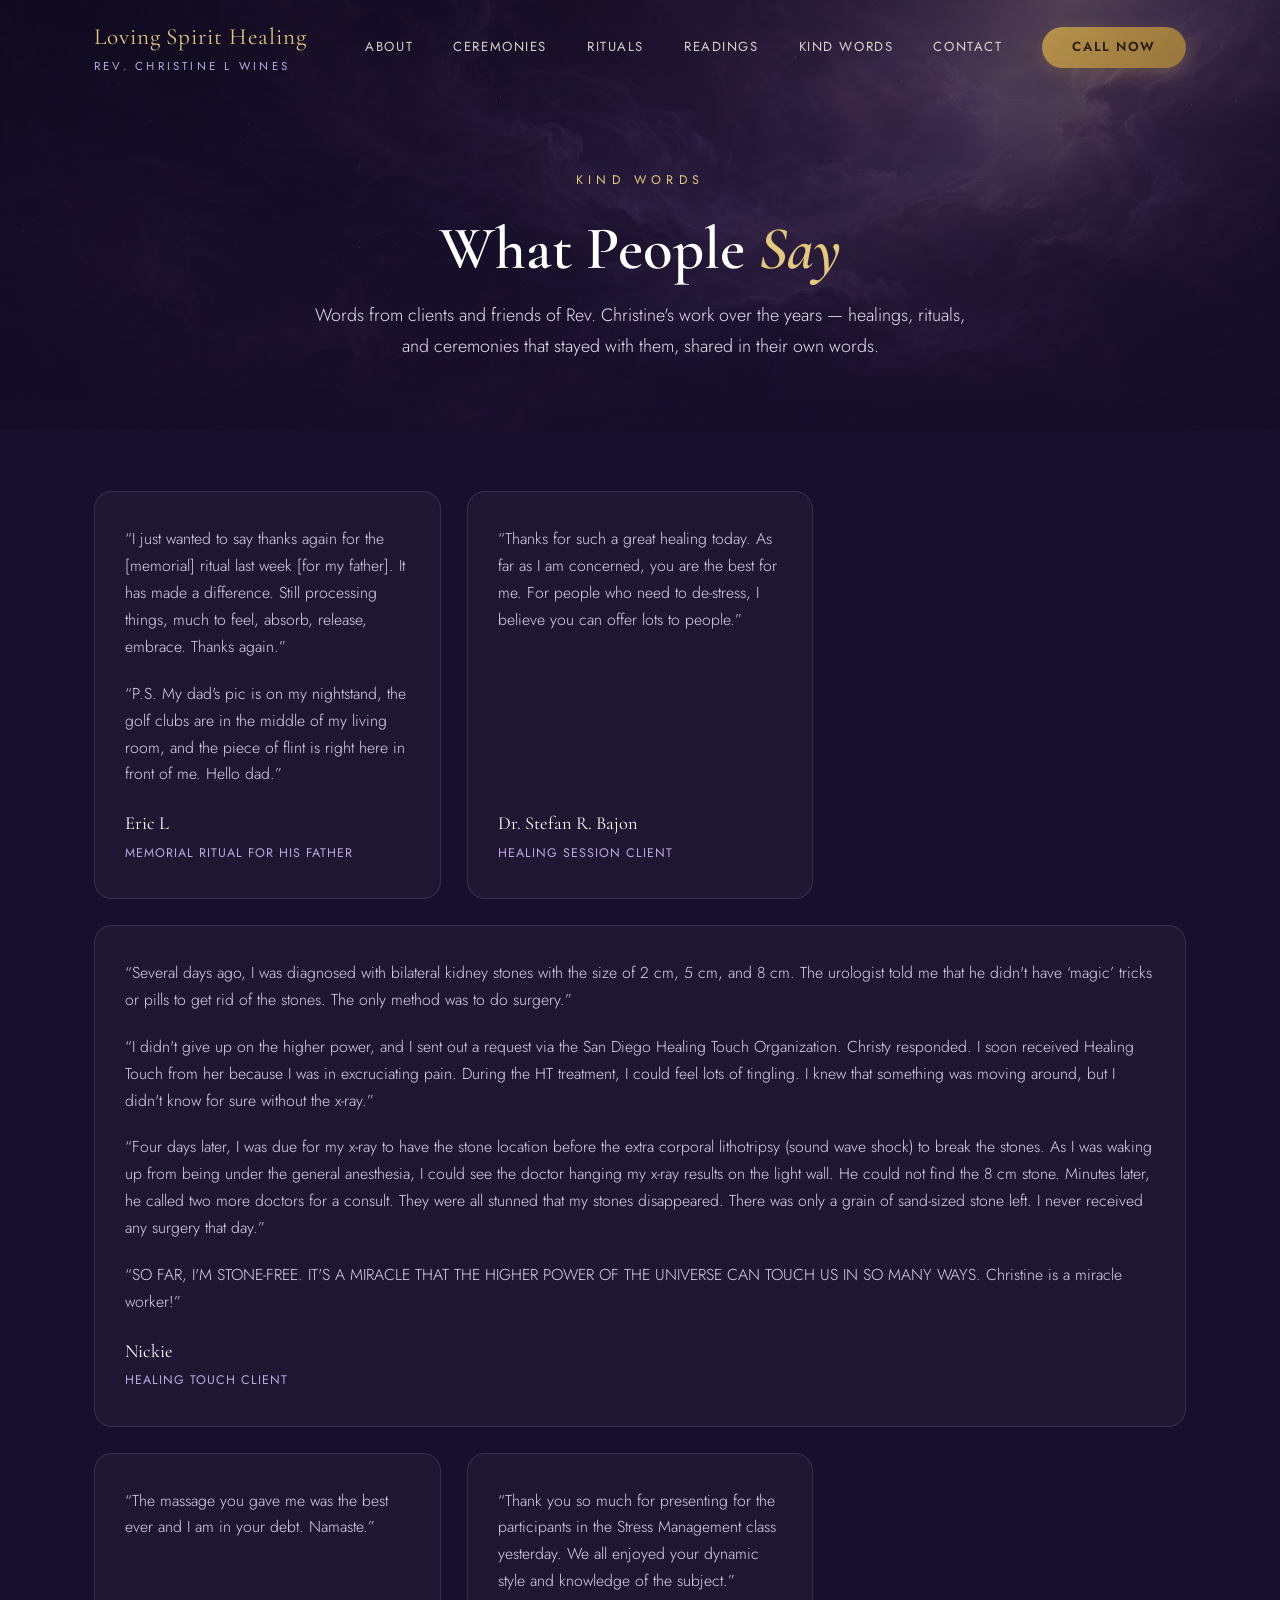
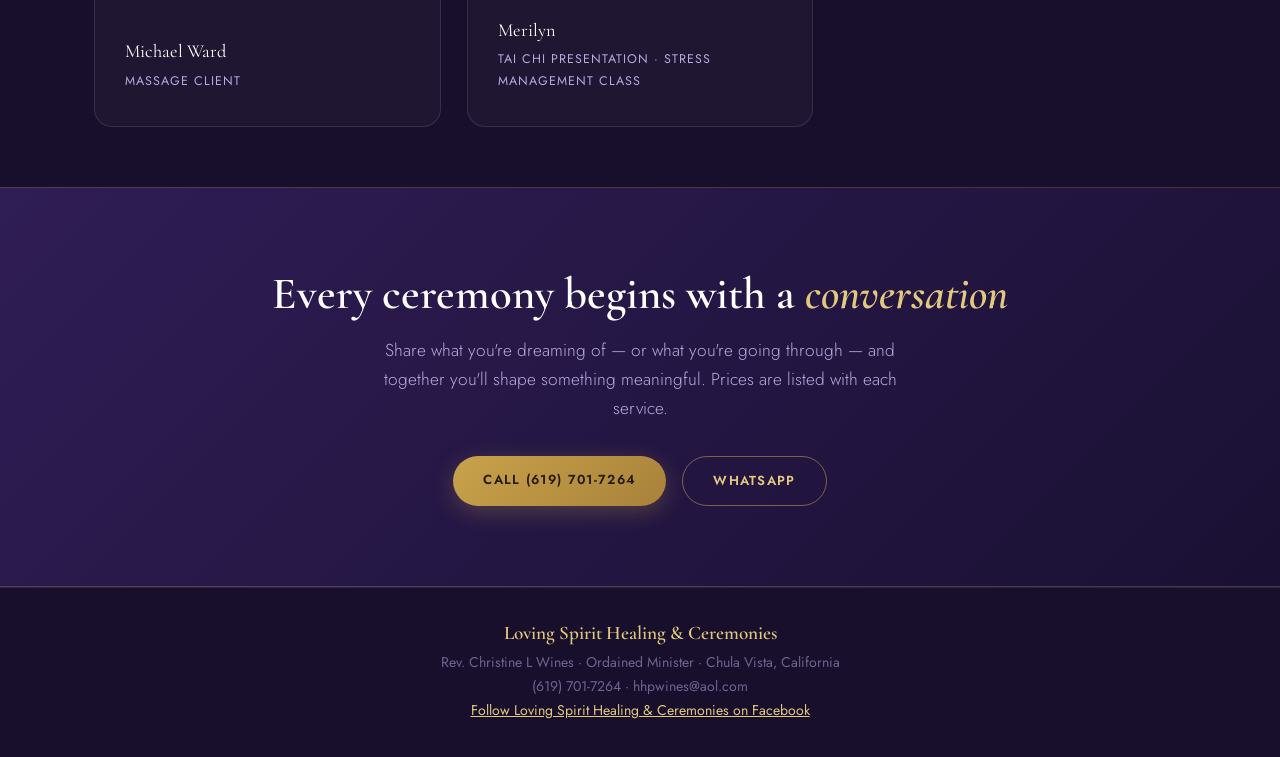
<file: testimonials.html>
<!DOCTYPE html>
<html lang="en">
<head>
<meta charset="UTF-8">
<meta name="viewport" content="width=device-width, initial-scale=1.0">
<title>Kind Words &amp; Testimonials | Loving Spirit Healing &amp; Ceremonies</title>
<meta name="description" content="Testimonials and kind words from clients of Rev. Christine L Wines — healings, memorial rituals, and ceremonies in Chula Vista and San Diego.">
<link rel="canonical" href="https://lovingspirithealing.com/testimonials.html">
<meta property="og:type" content="website">
<meta property="og:site_name" content="Loving Spirit Healing &amp; Ceremonies">
<meta property="og:title" content="Kind Words &amp; Testimonials | Loving Spirit Healing &amp; Ceremonies">
<meta property="og:description" content="Words from clients of Rev. Christine L Wines — healings, memorial rituals, and ceremonies that stayed with them.">
<meta property="og:url" content="https://lovingspirithealing.com/testimonials.html">
<link rel="preconnect" href="https://fonts.googleapis.com">
<link rel="preconnect" href="https://fonts.gstatic.com" crossorigin>
<link href="https://fonts.googleapis.com/css2?family=Cormorant+Garamond:ital,wght@0,400;0,500;0,600;0,700;1,400;1,500&family=Jost:wght@300;400;500;600&display=swap" rel="stylesheet">
<link rel="stylesheet" href="styles-2043.css">
</head>
<body>

<nav id="nav">
  <div class="wrap nav-inner">
    <a class="brand" href="index.html">Loving Spirit Healing<small>Rev. Christine L Wines</small></a>
    <div class="nav-links" onclick="document.getElementById('nav').classList.remove('open')">
      <a href="index.html#about">About</a>
      <a href="ceremonies.html">Ceremonies</a>
      <a href="rituals.html">Rituals</a>
      <a href="index.html#readings">Readings</a>
      <a href="testimonials.html">Kind Words</a>
      <a href="index.html#contact">Contact</a>
      <a class="btn" href="tel:+16197017264">Call Now</a>
    </div>
    <button class="burger" onclick="document.getElementById('nav').classList.toggle('open')"  aria-label="Menu">☰</button>
  </div>
</nav>

<header class="page-hero">
  <div class="hero-bg"></div><div class="hero-veil"></div>
  <div class="wrap">
    <div class="hero-eyebrow">Kind Words</div>
    <h1>What People <em>Say</em></h1>
    <p class="lead">Words from clients and friends of Rev. Christine's work over the years — healings, rituals, and ceremonies that stayed with them, shared in their own words.</p>
  </div>
</header>

<section class="reviews">
  <div class="wrap">
    <div class="review-grid">
      <div class="review">
        <p>&ldquo;I just wanted to say thanks again for the [memorial] ritual last week [for my father]. It has made a difference. Still processing things, much to feel, absorb, release, embrace. Thanks again.&rdquo;</p>
        <p>&ldquo;P.S. My dad's pic is on my nightstand, the golf clubs are in the middle of my living room, and the piece of flint is right here in front of me. Hello dad.&rdquo;</p>
        <div class="who">Eric L<span>Memorial ritual for his father</span></div>
      </div>
      <div class="review">
        <p>&ldquo;Thanks for such a great healing today. As far as I am concerned, you are the best for me. For people who need to de-stress, I believe you can offer lots to people.&rdquo;</p>
        <div class="who">Dr. Stefan R. Bajon<span>Healing session client</span></div>
      </div>
      <div class="review" style="grid-column:1/-1">
        <p>&ldquo;Several days ago, I was diagnosed with bilateral kidney stones with the size of 2 cm, 5 cm, and 8 cm. The urologist told me that he didn't have &lsquo;magic&rsquo; tricks or pills to get rid of the stones. The only method was to do surgery.&rdquo;</p>
        <p>&ldquo;I didn't give up on the higher power, and I sent out a request via the San Diego Healing Touch Organization. Christy responded. I soon received Healing Touch from her because I was in excruciating pain. During the HT treatment, I could feel lots of tingling. I knew that something was moving around, but I didn't know for sure without the x-ray.&rdquo;</p>
        <p>&ldquo;Four days later, I was due for my x-ray to have the stone location before the extra corporal lithotripsy (sound wave shock) to break the stones. As I was waking up from being under the general anesthesia, I could see the doctor hanging my x-ray results on the light wall. He could not find the 8 cm stone. Minutes later, he called two more doctors for a consult. They were all stunned that my stones disappeared. There was only a grain of sand-sized stone left. I never received any surgery that day.&rdquo;</p>
        <p>&ldquo;SO FAR, I'M STONE-FREE. IT'S A MIRACLE THAT THE HIGHER POWER OF THE UNIVERSE CAN TOUCH US IN SO MANY WAYS. Christine is a miracle worker!&rdquo;</p>
        <div class="who">Nickie<span>Healing Touch client</span></div>
      </div>
      <div class="review">
        <p>&ldquo;The massage you gave me was the best ever and I am in your debt. Namaste.&rdquo;</p>
        <div class="who">Michael Ward<span>Massage client</span></div>
      </div>
      <div class="review">
        <p>&ldquo;Thank you so much for presenting for the participants in the Stress Management class yesterday. We all enjoyed your dynamic style and knowledge of the subject.&rdquo;</p>
        <div class="who">Merilyn<span>Tai Chi presentation &middot; Stress Management class</span></div>
      </div>
    </div>
  </div>
</section>

<section class="cta-band">
  <div class="wrap">
    <h2>Every ceremony begins with a <em>conversation</em></h2>
    <p>Share what you're dreaming of — or what you're going through — and together you'll shape something meaningful. Prices are listed with each service.</p>
    <div class="row">
      <a class="btn" href="tel:+16197017264">Call (619) 701-7264</a>
      <a class="btn ghost" href="https://wa.me/16197017264?text=Hi%20Christine%2C%20I%20have%20a%20question%20about%20your%20services." target="_blank" rel="noopener">WhatsApp</a>
    </div>
  </div>
</section>

<footer>
  <div class="wrap">
    <span class="serif">Loving Spirit Healing &amp; Ceremonies</span>
    Rev. Christine L Wines · Ordained Minister · Chula Vista, California<br>
    (619) 701-7264 · hhpwines@aol.com<br>
    <a href="https://www.facebook.com/profile.php?id=100064346693616" target="_blank" rel="noopener" style="color:var(--gold-soft)">Follow Loving Spirit Healing &amp; Ceremonies on Facebook</a>
  </div>
</footer>

<script>
  const nav = document.getElementById('nav');
  addEventListener('scroll', () => nav.classList.toggle('scrolled', scrollY > 40), {passive:true});
</script>
</body>
</html>
</file>
<file: styles-2043.css>
:root{
    --plum:#170f2b; --plum2:#241640; --plum3:#2f1d55;
    --gold:#c9a24b; --gold-soft:#e3c97e; --cream:#f7f1e5; --lav:#b9a8e0;
    --ink:#2b2140; --muted:#6f6390;
  }
  *{margin:0;padding:0;box-sizing:border-box}
  html{scroll-behavior:smooth}
  body{font-family:'Jost',sans-serif;background:var(--plum);color:var(--cream);line-height:1.7;overflow-x:hidden}
  h1,h2,h3,.serif{font-family:'Cormorant Garamond',serif;font-weight:600;line-height:1.2}
  a{color:inherit}
  .wrap{max-width:1140px;margin:0 auto;padding:0 24px}

  /* ---------- nav ---------- */
  nav{position:fixed;top:0;left:0;right:0;z-index:50;transition:background .3s,box-shadow .3s;padding:18px 0}
  nav.scrolled{background:rgba(23,15,43,.94);box-shadow:0 4px 24px rgba(0,0,0,.35);backdrop-filter:blur(8px)}
  .nav-inner{display:flex;align-items:center;justify-content:space-between}
  .brand{font-family:'Cormorant Garamond',serif;font-size:1.45rem;letter-spacing:.04em;color:var(--gold-soft);text-decoration:none;flex-shrink:0}
  .brand small{display:block;font-family:'Jost',sans-serif;font-size:.72rem;letter-spacing:.28em;text-transform:uppercase;color:var(--lav)}
  .nav-links{display:flex;gap:40px;align-items:center}
  .nav-links a{text-decoration:none;font-size:.82rem;letter-spacing:.12em;text-transform:uppercase;color:var(--cream);opacity:.85;transition:opacity .2s,color .2s;white-space:nowrap}
  .nav-links a:hover{opacity:1;color:var(--gold-soft)}
  .btn{display:inline-block;background:linear-gradient(135deg,var(--gold),#a8823a);color:#241a08!important;font-weight:600;letter-spacing:.1em;text-transform:uppercase;font-size:.82rem;padding:13px 30px;border-radius:999px;text-decoration:none;border:none;cursor:pointer;transition:transform .2s,box-shadow .2s;box-shadow:0 6px 22px rgba(201,162,75,.28)}
  .btn:hover{transform:translateY(-2px);box-shadow:0 10px 30px rgba(201,162,75,.4)}
  .btn.ghost{background:transparent;color:var(--gold-soft)!important;border:1px solid rgba(201,162,75,.55);box-shadow:none}
  .btn.ghost:hover{background:rgba(201,162,75,.1)}
  .nav-links .btn{white-space:nowrap;flex-shrink:0;text-align:center;line-height:1.1}
  .burger{display:none;background:none;border:none;color:var(--cream);font-size:1.6rem;cursor:pointer}
  @media(max-width:1080px){.nav-links{display:none}.burger{display:block}nav.open .nav-links{display:flex;flex-direction:column;align-items:flex-start;gap:18px;position:absolute;top:100%;left:0;right:0;background:rgba(23,15,43,.98);padding:20px 24px 24px;box-shadow:0 18px 30px rgba(0,0,0,.4)}.brand{flex-shrink:1;min-width:0}}

  /* ---------- hero ---------- */
  .hero{min-height:100svh;display:flex;align-items:center;position:relative;padding:130px 0 80px;overflow:hidden}
  .hero-bg{position:absolute;inset:0;background:url('photos/hero-cosmic-hires.jpg') center 30%/cover no-repeat, radial-gradient(1200px 700px at 70% 20%, #3b2568 0%, var(--plum) 60%);opacity:.9;animation:heroDrift 26s ease-in-out infinite alternate;will-change:transform}
  @keyframes heroDrift{from{transform:scale(1)}to{transform:scale(1.09)}}
  @media (prefers-reduced-motion: reduce){.hero-bg{animation:none}}
  .hero-veil{position:absolute;inset:0;background:linear-gradient(180deg,rgba(23,15,43,.55) 0%,rgba(23,15,43,.35) 40%,rgba(23,15,43,.92) 100%)}
  .hero-inner{position:relative;z-index:2;text-align:center;max-width:820px;margin:0 auto}
  .hero-eyebrow{letter-spacing:.42em;text-transform:uppercase;font-size:.78rem;color:var(--gold-soft);margin-bottom:22px}
  .hero h1{font-size:clamp(2.6rem,6vw,4.6rem);color:#fff;margin-bottom:18px}
  .hero h1 em{color:var(--gold-soft);font-style:italic}
  .hero p.lead{font-size:1.18rem;font-weight:300;color:#e9e0f2;max-width:640px;margin:0 auto 36px}
  .hero-cta{display:flex;gap:16px;justify-content:center;flex-wrap:wrap}
  .scroll-hint{position:absolute;bottom:26px;left:50%;transform:translateX(-50%);color:var(--lav);font-size:.72rem;letter-spacing:.3em;text-transform:uppercase;opacity:.7;z-index:2}

  /* ---------- section scaffold ---------- */
  section{padding:60px 0;position:relative}
  section + section{padding-top:0}
  @media(max-width:860px){section{padding:46px 0}}
  .kicker{text-align:center;letter-spacing:.38em;text-transform:uppercase;font-size:.76rem;color:var(--gold);margin-bottom:14px}
  .sec-title{text-align:center;font-size:clamp(2rem,4vw,3rem);margin-bottom:14px;color:#fff}
  .sec-sub{text-align:center;color:var(--lav);max-width:640px;margin:0 auto 56px;font-weight:300;font-size:1.08rem}
  .divider{width:72px;height:2px;background:linear-gradient(90deg,transparent,var(--gold),transparent);margin:0 auto 60px}

  /* ---------- about ---------- */
  .about{background:linear-gradient(180deg,var(--plum) 0%,var(--plum2) 100%)}
  .about-grid{display:grid;grid-template-columns:340px 1fr;gap:64px;align-items:center}
  @media(max-width:860px){.about-grid{grid-template-columns:1fr;text-align:center}}
  .portrait{width:300px;height:300px;border-radius:50%;object-fit:cover;border:3px solid var(--gold);box-shadow:0 0 0 10px rgba(201,162,75,.12),0 24px 60px rgba(0,0,0,.5);margin:0 auto;display:block}
  .about h3{font-size:2rem;color:var(--gold-soft);margin-bottom:6px}
  .about .creed{color:var(--lav);letter-spacing:.12em;text-transform:uppercase;font-size:.8rem;margin-bottom:22px}
  .about p{color:#ddd3ec;font-weight:300;margin-bottom:18px;font-size:1.06rem}
  .cred-list{display:flex;gap:14px;flex-wrap:wrap;margin-top:26px}
  .cred{background:rgba(201,162,75,.09);border:1px solid rgba(201,162,75,.3);border-radius:12px;padding:12px 20px;font-size:.9rem;color:var(--gold-soft);letter-spacing:.04em}

  /* ---------- services ---------- */
  .services{background:var(--plum2)}
  .cards{display:grid;grid-template-columns:repeat(3,1fr);gap:26px;align-items:stretch}
  @media(max-width:960px){.cards{grid-template-columns:repeat(2,1fr)}}
  @media(max-width:620px){.cards{grid-template-columns:1fr}}
  .card{background:rgba(255,255,255,.035);border:1px solid rgba(185,168,224,.16);border-radius:18px;padding:38px 30px;transition:transform .25s,border-color .25s,background .25s}
  .card:hover{transform:translateY(-6px);border-color:rgba(201,162,75,.5);background:rgba(255,255,255,.055)}
  .card-photo{margin-bottom:18px}
  .card-photo img{width:100%;height:170px;object-fit:cover;display:block;border-radius:14px;border:1px solid rgba(185,168,224,.16)}
  .card .icon{width:58px;height:58px;border-radius:50%;background:linear-gradient(135deg,rgba(201,162,75,.22),rgba(201,162,75,.06));border:1px solid rgba(201,162,75,.4);display:flex;align-items:center;justify-content:center;margin-bottom:20px}
  .card .icon svg{width:26px;height:26px;stroke:var(--gold-soft);fill:none;stroke-width:1.6;stroke-linecap:round;stroke-linejoin:round}
  .card h3{font-size:1.5rem;color:#fff;margin-bottom:10px}
  .card p{color:#c9bde4;font-weight:300;font-size:.98rem}

    /* ---------- reviews ---------- */
  .review-grid{display:grid;grid-template-columns:repeat(2,1fr);gap:26px;align-items:stretch;max-width:780px;margin:0 auto}
  @media(max-width:960px){.review-grid{grid-template-columns:1fr;max-width:560px;margin:0 auto}}
  .review{border-radius:18px;padding:34px 30px;background:rgba(255,255,255,.035);border:1px solid rgba(185,168,224,.16)}
  .review .stars{color:var(--gold);letter-spacing:.25em;margin-bottom:16px}
  .review p{color:#ddd3ec;font-weight:300;font-size:.99rem;margin-bottom:20px}
  .review .who{font-family:'Cormorant Garamond',serif;font-size:1.15rem;color:#fff}
  .review .who span{display:block;font-family:'Jost',sans-serif;font-size:.78rem;letter-spacing:.08em;text-transform:uppercase;color:var(--lav);margin-top:3px}

  /* ---------- readings ---------- */
  .readings{background:linear-gradient(180deg,var(--plum2),var(--plum));overflow:hidden}
  .reading-grid{display:grid;grid-template-columns:repeat(3,1fr);gap:26px}
  @media(max-width:960px){.reading-grid{grid-template-columns:1fr;max-width:560px;margin:0 auto}}
  .reading{position:relative;border-radius:18px;padding:44px 34px;text-align:center;background:linear-gradient(160deg,rgba(201,162,75,.12),rgba(47,29,85,.6));border:1px solid rgba(201,162,75,.35);overflow:hidden}
  .reading::before{content:"";position:absolute;inset:0;background:radial-gradient(400px 200px at 50% -40px,rgba(201,162,75,.22),transparent 70%)}
  .reading h3{font-size:1.7rem;color:var(--gold-soft);margin-bottom:12px;position:relative}
  .reading p{color:#ded4f2;font-weight:300;position:relative;font-size:1rem}
  .reading .num{font-family:'Cormorant Garamond',serif;font-size:3.2rem;color:rgba(201,162,75,.28);position:absolute;top:14px;right:22px}

  /* ---------- contact ---------- */
  .contact{background:var(--plum)}
  .contact-grid{display:grid;grid-template-columns:1fr 1fr;gap:40px;max-width:960px;margin:0 auto}
  @media(max-width:760px){.contact-grid{grid-template-columns:1fr}}
  .contact-card{background:rgba(255,255,255,.035);border:1px solid rgba(185,168,224,.16);border-radius:18px;padding:40px 36px}
  .contact-card h3{font-size:1.6rem;color:var(--gold-soft);margin-bottom:20px}
  .c-row{display:flex;align-items:center;gap:16px;margin-bottom:18px;text-decoration:none}
  .c-row .ic{width:46px;height:46px;flex:0 0 46px;border-radius:50%;background:#6d28d9;border:1px solid rgba(201,162,75,.5);display:flex;align-items:center;justify-content:center}
  .c-row .ic svg{width:20px;height:20px;stroke:var(--gold-soft);fill:none;stroke-width:1.7;stroke-linecap:round;stroke-linejoin:round}
  .c-row .tx small{display:block;color:var(--lav);font-size:.74rem;letter-spacing:.22em;text-transform:uppercase}
  .c-row .tx span{color:#fff;font-size:1.06rem}
  a.c-row:hover .tx span{color:var(--gold-soft)}
  .addr{color:#c9bde4;font-weight:300;margin-top:6px}
  .lang{display:inline-block;margin-top:18px;background:rgba(201,162,75,.1);border:1px solid rgba(201,162,75,.35);color:var(--gold-soft);border-radius:999px;padding:8px 22px;font-size:.86rem;letter-spacing:.08em}
  .msg-card{max-width:960px;margin:40px auto 0;position:relative}
  .f-grid{display:grid;grid-template-columns:1fr 1fr;gap:18px;margin-bottom:22px}
  @media(max-width:760px){.f-grid{grid-template-columns:1fr}}
  .f-field{display:flex;flex-direction:column;gap:7px}
  .f-field.f-full{grid-column:1/-1}
  .f-field label{color:var(--lav);font-size:.74rem;letter-spacing:.22em;text-transform:uppercase}
  .f-field label .opt{text-transform:none;letter-spacing:.04em;opacity:.75}
  .f-field input,.f-field textarea{font-family:'Jost',sans-serif;font-size:1rem;color:var(--cream);background:rgba(255,255,255,.05);border:1px solid rgba(185,168,224,.28);border-radius:10px;padding:12px 16px;width:100%}
  .f-field textarea{resize:vertical;min-height:120px}
  .f-field input:focus,.f-field textarea:focus{outline:none;border-color:var(--gold);background:rgba(255,255,255,.08)}
  .msg-card .hp{position:absolute;left:-9999px;top:-9999px;width:1px;height:1px;opacity:0}
  #mf-send[disabled]{opacity:.6;cursor:wait;transform:none;box-shadow:none}
  .f-note{margin-top:16px;color:#f2a7a7;font-size:.95rem}
  .f-thanks{font-family:'Cormorant Garamond',serif;font-size:1.4rem;color:var(--gold-soft);text-align:center;padding:20px 0}

  footer{border-top:1px solid rgba(185,168,224,.14);padding:34px 0;text-align:center;color:var(--muted);font-size:.88rem}
  footer .serif{color:var(--gold-soft);font-size:1.2rem;display:block;margin-bottom:6px}

  .reveal{opacity:0;transform:translateY(26px);transition:opacity .7s ease,transform .7s ease}
  .reveal.in{opacity:1;transform:none}

  /* ---------- learn-more links ---------- */
  .more{color:var(--gold-soft);text-decoration:none;font-weight:500;white-space:nowrap}
  .more:hover{text-decoration:underline}

  /* ---------- prices ---------- */
  .card p.price,.reading p.price,.detail p.price{color:var(--gold-soft);font-weight:600;letter-spacing:.05em;font-size:1rem}
  .card p.price,.reading p.price{margin-top:10px}

  /* ---------- sub-page hero ---------- */
  .page-hero{padding:170px 0 70px;position:relative;overflow:hidden;text-align:center}
  .page-hero .hero-bg{position:absolute;inset:0;background:url('photos/hero-cosmic-hires.jpg') center 30%/cover no-repeat,radial-gradient(1200px 700px at 70% 20%,#3b2568 0%,var(--plum) 60%)}
  .page-hero .hero-veil{position:absolute;inset:0;background:linear-gradient(180deg,rgba(23,15,43,.6),rgba(23,15,43,.9))}
  .page-hero .wrap{position:relative;z-index:2}
  .page-hero h1{font-size:clamp(2.4rem,5vw,3.8rem);color:#fff;margin-bottom:14px}
  .page-hero h1 em{color:var(--gold-soft);font-style:italic}
  .page-hero p.lead{color:#e9e0f2;font-weight:300;max-width:660px;margin:0 auto;font-size:1.12rem}

  /* ---------- detail sections ---------- */
  .detail{background:var(--plum2);padding:70px 0}
  .detail.alt{background:var(--plum)}
  .detail-grid{display:grid;grid-template-columns:1fr 1fr;gap:56px;align-items:stretch;max-width:1060px;margin:0 auto}
  .detail-grid.flip>div:first-child{order:2}
  @media(max-width:820px){.detail-grid{grid-template-columns:1fr}.detail-grid.flip>div:first-child{order:0}}
  .detail h2{font-size:clamp(1.8rem,3.4vw,2.6rem);color:var(--gold-soft);margin-bottom:16px}
  .detail p{color:#ddd3ec;font-weight:300;margin-bottom:14px;font-size:1.05rem}
  .detail ul{list-style:none;margin:18px 0 26px}
  .detail ul li{color:#c9bde4;font-weight:300;margin-bottom:10px;padding-left:28px;position:relative}
  .detail ul li::before{content:"✦";color:var(--gold);position:absolute;left:0}
  .detail .icon{width:64px;height:64px;border-radius:50%;background:linear-gradient(135deg,rgba(201,162,75,.22),rgba(201,162,75,.06));border:1px solid rgba(201,162,75,.4);display:flex;align-items:center;justify-content:center;margin-bottom:22px}
  .detail-photo{margin:26px 0 0}
  .detail-photo img{width:100%;height:340px;object-fit:cover;display:block;border-radius:18px;border:1px solid rgba(185,168,224,.16)}
  .gallery-grid{display:grid;grid-template-columns:repeat(3,1fr);gap:18px;max-width:1060px;margin:34px auto 0}
  @media(max-width:820px){.gallery-grid{grid-template-columns:repeat(2,1fr)}}
  .gallery-grid figure{margin:0}
  .gallery-grid img{width:100%;height:100%;aspect-ratio:4/3;object-fit:cover;display:block;border-radius:18px;border:1px solid rgba(185,168,224,.16)}
  .reading-photo{margin:40px auto 0;text-align:center}
  .reading-photo img{width:min(520px,100%);height:auto;display:block;margin:0 auto;border-radius:18px;border:1px solid rgba(185,168,224,.16)}
  .detail .icon svg{width:30px;height:30px;stroke:var(--gold-soft);fill:none;stroke-width:1.6;stroke-linecap:round;stroke-linejoin:round}

  /* ---------- steps ---------- */
  .steps{display:grid;grid-template-columns:repeat(3,1fr);gap:26px;max-width:1060px;margin:0 auto}
  @media(max-width:820px){.steps{grid-template-columns:1fr;max-width:560px}}
  .step{background:rgba(255,255,255,.035);border:1px solid rgba(185,168,224,.16);border-radius:18px;padding:24px 22px;text-align:center}
  .step .n{font-family:'Cormorant Garamond',serif;font-size:2rem;color:var(--gold);margin-bottom:8px}
  .step h3{font-size:1.4rem;color:#fff;margin-bottom:10px}
  .step p{color:#c9bde4;font-weight:300;font-size:.98rem}

  /* ---------- cta band ---------- */
  .cta-band{background:linear-gradient(135deg,#2f1d55,#1a1033);border-top:1px solid rgba(201,162,75,.25);border-bottom:1px solid rgba(201,162,75,.25);text-align:center;padding:80px 0}
  .cta-band h2{font-size:clamp(1.9rem,4vw,2.8rem);color:#fff;margin-bottom:14px}
  .cta-band h2 em{color:var(--gold-soft);font-style:italic}
  .cta-band p{color:var(--lav);font-weight:300;max-width:560px;margin:0 auto 32px;font-size:1.08rem}
  .cta-band .row{display:flex;gap:16px;justify-content:center;flex-wrap:wrap}

  .card{display:flex;flex-direction:column}
  .card .more{margin-top:auto;padding-top:14px}
  .review{display:flex;flex-direction:column}
  .review .who{margin-top:auto}

  [id]{scroll-margin-top:118px}
  .detail-grid>div{display:flex;flex-direction:column}
  .detail-grid>div .btn{margin-top:auto;align-self:flex-start}
  .detail-grid>div figure{margin-top:26px}

  .steps-block{max-width:1060px;margin:56px auto 0}
  .steps-title{text-align:center;margin-bottom:28px}
  .detail-photo.fill{flex:1;display:flex;margin-top:0}
  .detail-photo.fill img{height:100%}

  .cards.four{grid-template-columns:repeat(4,1fr)}
  @media(max-width:1100px){.cards.four{grid-template-columns:repeat(2,1fr)}}
  @media(max-width:620px){.cards.four{grid-template-columns:1fr}}
  .review-grid{grid-template-columns:repeat(3,1fr);max-width:1140px}
  @media(max-width:960px){.review-grid{grid-template-columns:1fr;max-width:560px}}

  /* ---------- altar video ---------- */
  .video-figure{margin:30px 0 0}
  .video-figure video{width:100%;height:auto;display:block;border-radius:16px;background:#000}
  .video-figure figcaption{margin-top:10px;text-align:center;color:var(--muted);font-size:.92rem}

  /* ---------- booking buttons (WhatsApp) ---------- */
  .card .book-btn{margin-top:14px;align-self:flex-start}
  .reading{display:flex;flex-direction:column;align-items:center}
  .reading p{margin-bottom:18px}
  .reading .book-btn{margin-top:auto;position:relative}
  .detail-grid>div .btn.book-btn:not(.book-btn-auto){margin-top:14px}
  .contact-booking{margin-top:36px;text-align:center}

  /* ---------- detail photos at top of block (Hugo, Oct 30) ---------- */
  .detail-grid>div>figure.detail-photo{margin:0 0 26px}
  .detail>.wrap>figure.detail-photo{margin-top:0;margin-bottom:26px}
  .detail-grid.one-col{grid-template-columns:1fr;max-width:640px}
</file>
